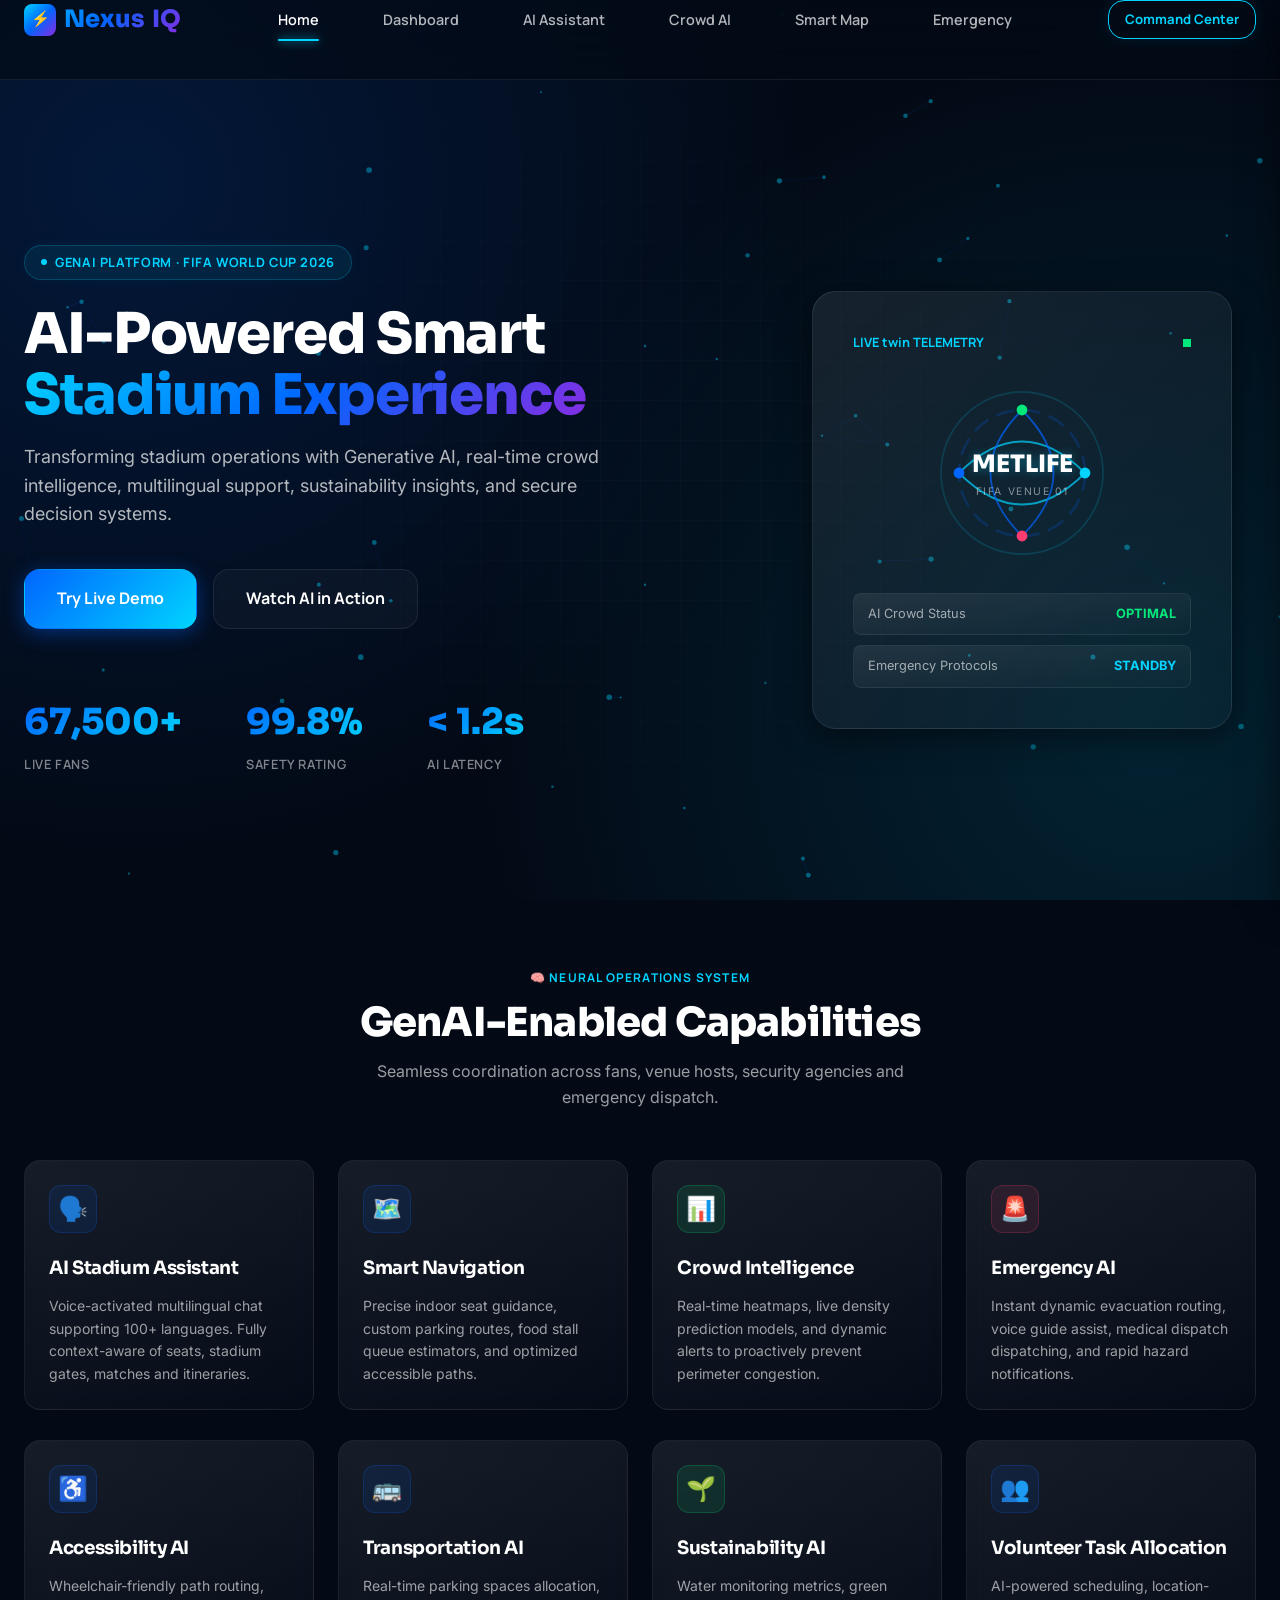
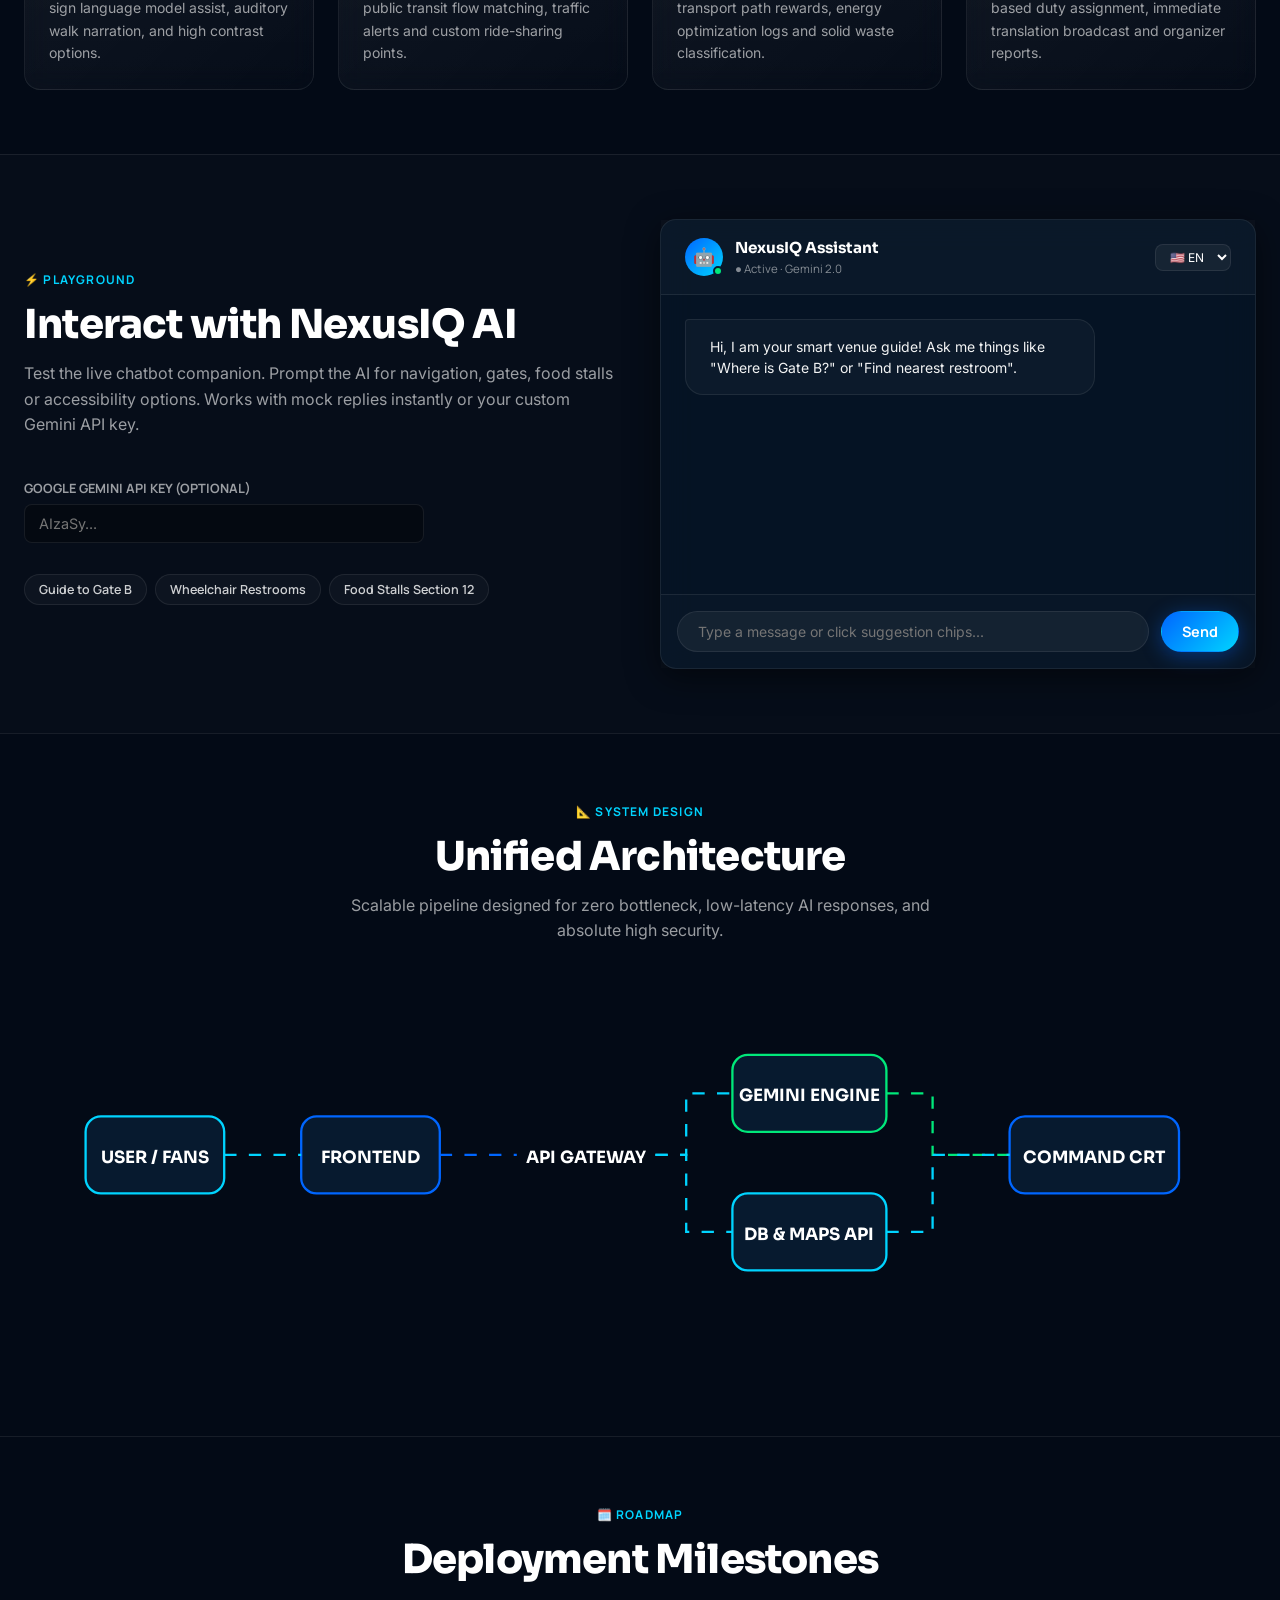
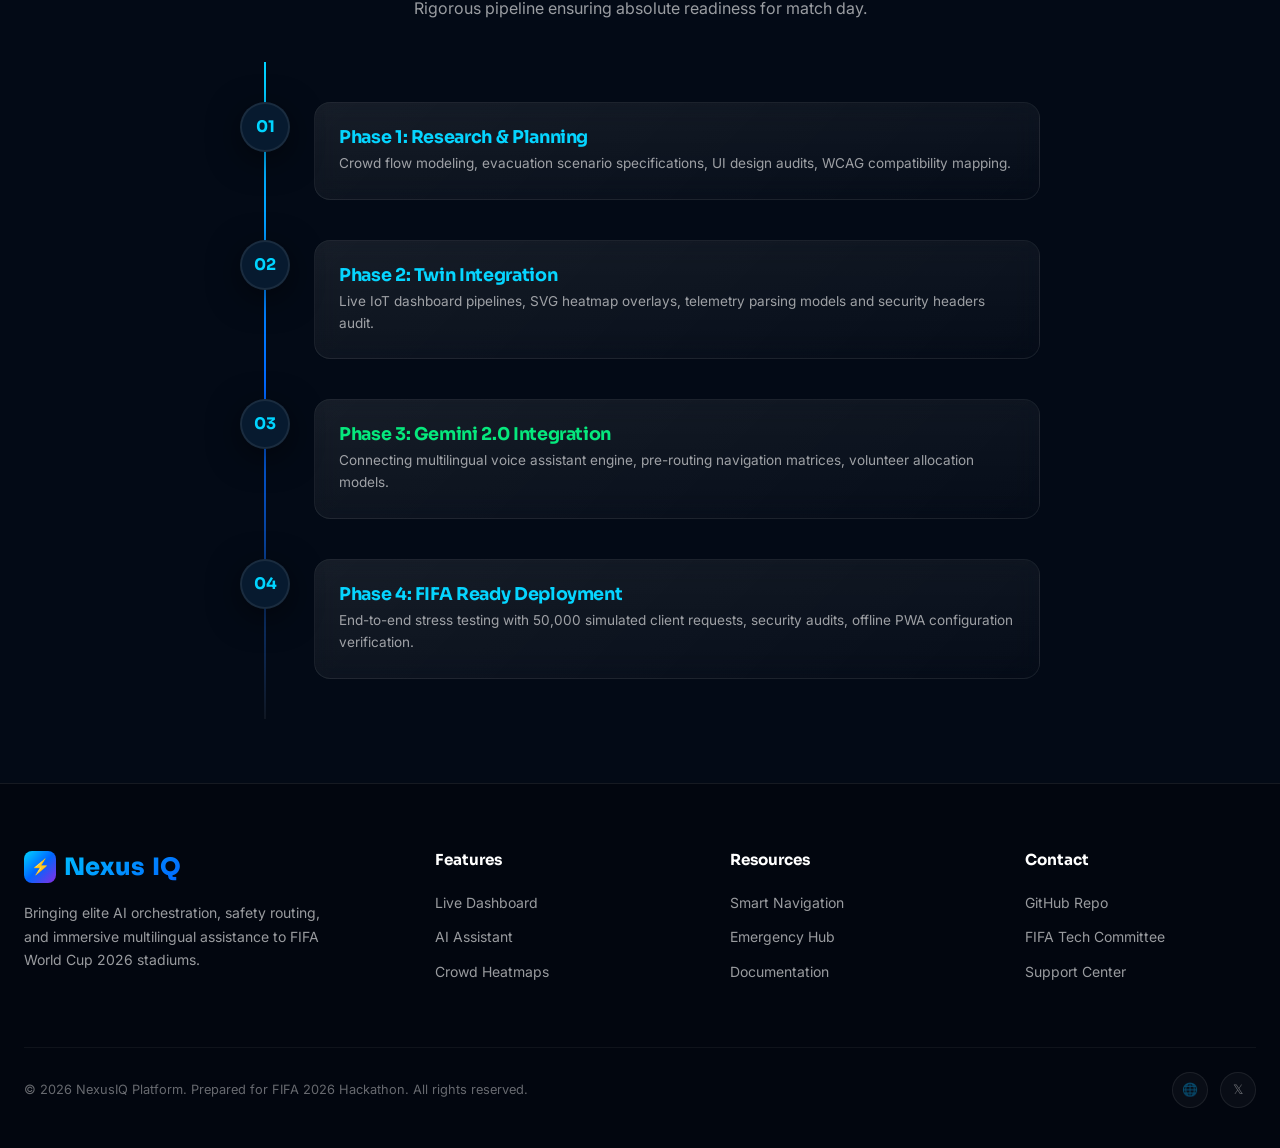
<file: index.html>
<!DOCTYPE html>
<html lang="en">
<head>
  <meta charset="UTF-8">
  <meta name="viewport" content="width=device-width, initial-scale=1.0">
  <title>NexusIQ Stadium AI — FIFA World Cup 2026 Smart Platform</title>
  <meta name="description" content="NexusIQ Stadium AI leverages Generative AI and crowd prediction models to enhance FIFA World Cup 2026 stadium operations, accessibility, safety and fan experience.">
  <link rel="stylesheet" href="style.css">
  <link rel="manifest" href="./manifest.json">
  <link rel="icon" href="data:image/svg+xml,<svg xmlns='http://www.w3.org/2000/svg' viewBox='0 0 100 100'><text y='.9em' font-size='90'>⚡</text></svg>">
</head>
<body>

  <!-- ==========================================
       NAVBAR
       ========================================== -->
  <nav class="navbar" id="navbar">
    <div class="container">
      <div class="nav-inner">
        <a href="index.html" class="nav-logo">
          <div class="logo-symbol"></div>
          Nexus<span>IQ</span>
        </a>
        <div class="nav-links">
          <a href="index.html" class="nav-link active">Home</a>
          <a href="dashboard.html" class="nav-link">Dashboard</a>
          <a href="ai-assistant.html" class="nav-link">AI Assistant</a>
          <a href="crowd-intelligence.html" class="nav-link">Crowd AI</a>
          <a href="navigation.html" class="nav-link">Smart Map</a>
          <a href="emergency.html" class="nav-link">Emergency</a>
        </div>
        <div class="nav-actions">
          <a href="dashboard.html" class="btn btn-glow btn-sm">Command Center</a>
          <button class="hamburger" id="hamburger" aria-label="Toggle menu">
            <span></span><span></span><span></span>
          </button>
        </div>
      </div>
    </div>
  </nav>

  <!-- Mobile Menu -->
  <div class="mobile-menu" id="mobileMenu">
    <button class="mobile-menu-close" id="mobileClose">✕</button>
    <a href="index.html" class="btn btn-secondary">Home</a>
    <a href="dashboard.html" class="btn btn-secondary">Dashboard</a>
    <a href="ai-assistant.html" class="btn btn-secondary">AI Assistant</a>
    <a href="crowd-intelligence.html" class="btn btn-secondary">Crowd AI</a>
    <a href="navigation.html" class="btn btn-secondary">Smart Map</a>
    <a href="emergency.html" class="btn btn-secondary">Emergency</a>
    <a href="dashboard.html" class="btn btn-primary">Command Center</a>
  </div>

  <!-- ==========================================
       HERO SECTION
       ========================================== -->
  <section class="hero" id="hero">
    <div class="hero-gradient-overlay"></div>
    <div class="hero-grid-pattern"></div>
    <canvas id="hero-canvas"></canvas>
    
    <div class="container">
      <div class="hero-row">
        <div class="hero-content reveal">
          <div class="hero-badge">
            <div class="pulse-dot"></div>
            GenAI Platform · FIFA World Cup 2026
          </div>
          <h1 class="hero-title">
            AI-Powered Smart <br>
            <span class="gradient-text">Stadium Experience</span>
          </h1>
          <p class="hero-subtitle">
            Transforming stadium operations with Generative AI, real-time crowd intelligence, multilingual support, sustainability insights, and secure decision systems.
          </p>
          <div class="hero-actions">
            <a href="ai-assistant.html" class="btn btn-primary btn-lg">Try Live Demo</a>
            <a href="#ai-demo" class="btn btn-secondary btn-lg">Watch AI in Action</a>
          </div>
          
          <div class="hero-stats">
            <div class="stat-item">
              <span class="stat-value">67,500+</span>
              <span class="stat-label">Live Fans</span>
            </div>
            <div class="stat-item">
              <span class="stat-value">99.8%</span>
              <span class="stat-label">Safety Rating</span>
            </div>
            <div class="stat-item">
              <span class="stat-value">&lt; 1.2s</span>
              <span class="stat-label">AI Latency</span>
            </div>
          </div>
        </div>
        
        <div class="hero-visual reveal" style="transition-delay: 0.2s;">
          <div class="hero-3d-card" id="heroCard3d">
            <div style="display: flex; justify-content: space-between; align-items: center; margin-bottom: 20px;">
              <span style="font-family: var(--font-ui); font-size: 0.8rem; color: var(--fifa-cyan); font-weight: 700;">LIVE twin TELEMETRY</span>
              <span class="pulse-dot" style="background: var(--emerald); width: 8px; height: 8px;"></span>
            </div>
            <!-- Beautiful animated abstract 3D Globe representation -->
            <div style="width: 100%; height: 200px; display: flex; align-items: center; justify-content: center; position: relative;">
              <svg width="180" height="180" viewBox="0 0 100 100" style="animation: rotate 20s linear infinite;">
                <circle cx="50" cy="50" r="45" fill="none" stroke="rgba(0, 212, 255, 0.15)" stroke-width="1"/>
                <circle cx="50" cy="50" r="35" fill="none" stroke="rgba(0, 102, 255, 0.2)" stroke-width="1.5" stroke-dasharray="10, 5"/>
                <path d="M 15 50 Q 50 15 85 50" fill="none" stroke="var(--fifa-cyan)" stroke-width="1" opacity="0.7"/>
                <path d="M 15 50 Q 50 85 85 50" fill="none" stroke="var(--fifa-cyan)" stroke-width="1" opacity="0.7"/>
                <path d="M 50 15 Q 15 50 50 85" fill="none" stroke="var(--primary)" stroke-width="1" opacity="0.7"/>
                <path d="M 50 15 Q 85 50 50 85" fill="none" stroke="var(--primary)" stroke-width="1" opacity="0.7"/>
                <circle cx="50" cy="15" r="3" fill="var(--emerald)"/>
                <circle cx="85" cy="50" r="3" fill="var(--fifa-cyan)"/>
                <circle cx="15" cy="50" r="3" fill="var(--primary)"/>
                <circle cx="50" cy="85" r="3" fill="var(--coral-red)"/>
              </svg>
              <div style="position: absolute; text-align: center;">
                <div style="font-family: var(--font-heading); font-size: 1.5rem; font-weight: 800; text-shadow: 0 0 10px rgba(0,212,255,0.4)">METLIFE</div>
                <div style="font-size: 0.65rem; color: rgba(255,255,255,0.5); letter-spacing: 0.15em;">FIFA VENUE 01</div>
              </div>
            </div>
            
            <div style="margin-top: 20px; display: flex; flex-direction: column; gap: 10px;">
              <div class="glass-card" style="padding: 10px 14px; display: flex; justify-content: space-between; border-radius: 8px;">
                <span style="font-size: 0.8rem; color: rgba(255,255,255,0.6)">AI Crowd Status</span>
                <span style="font-size: 0.8rem; font-weight: 700; color: var(--emerald)">OPTIMAL</span>
              </div>
              <div class="glass-card" style="padding: 10px 14px; display: flex; justify-content: space-between; border-radius: 8px;">
                <span style="font-size: 0.8rem; color: rgba(255,255,255,0.6)">Emergency Protocols</span>
                <span style="font-size: 0.8rem; font-weight: 700; color: var(--fifa-cyan)">STANDBY</span>
              </div>
            </div>
          </div>
        </div>
      </div>
    </div>
  </section>

  <!-- ==========================================
       FEATURES SECTION
       ========================================== -->
  <section class="section" id="features">
    <div class="container">
      <div class="text-center">
        <span class="section-label">🧠 NEURAL OPERATIONS SYSTEM</span>
        <h2 class="section-title">GenAI-Enabled Capabilities</h2>
        <p class="section-subtitle" style="margin: 0 auto 50px;">
          Seamless coordination across fans, venue hosts, security agencies and emergency dispatch.
        </p>
      </div>
      
      <div class="grid-4 reveal">
        <!-- Feature 1 -->
        <div class="glass-card feature-card">
          <div class="feature-icon-wrapper">🗣️</div>
          <h3 class="feature-card-title">AI Stadium Assistant</h3>
          <p class="feature-card-desc">Voice-activated multilingual chat supporting 100+ languages. Fully context-aware of seats, stadium gates, matches and itineraries.</p>
        </div>
        
        <!-- Feature 2 -->
        <div class="glass-card feature-card">
          <div class="feature-icon-wrapper">🗺️</div>
          <h3 class="feature-card-title">Smart Navigation</h3>
          <p class="feature-card-desc">Precise indoor seat guidance, custom parking routes, food stall queue estimators, and optimized accessible paths.</p>
        </div>
        
        <!-- Feature 3 -->
        <div class="glass-card feature-card emerald-card">
          <div class="feature-icon-wrapper">📊</div>
          <h3 class="feature-card-title">Crowd Intelligence</h3>
          <p class="feature-card-desc">Real-time heatmaps, live density prediction models, and dynamic alerts to proactively prevent perimeter congestion.</p>
        </div>
        
        <!-- Feature 4 -->
        <div class="glass-card feature-card coral-card">
          <div class="feature-icon-wrapper">🚨</div>
          <h3 class="feature-card-title">Emergency AI</h3>
          <p class="feature-card-desc">Instant dynamic evacuation routing, voice guide assist, medical dispatch dispatching, and rapid hazard notifications.</p>
        </div>
      </div>
      
      <div class="grid-4 reveal" style="margin-top: 30px;">
        <!-- Feature 5 -->
        <div class="glass-card feature-card">
          <div class="feature-icon-wrapper">♿</div>
          <h3 class="feature-card-title">Accessibility AI</h3>
          <p class="feature-card-desc">Wheelchair-friendly path routing, sign language model assist, auditory walk narration, and high contrast options.</p>
        </div>
        
        <!-- Feature 6 -->
        <div class="glass-card feature-card">
          <div class="feature-icon-wrapper">🚌</div>
          <h3 class="feature-card-title">Transportation AI</h3>
          <p class="feature-card-desc">Real-time parking spaces allocation, public transit flow matching, traffic alerts and custom ride-sharing points.</p>
        </div>
        
        <!-- Feature 7 -->
        <div class="glass-card feature-card emerald-card">
          <div class="feature-icon-wrapper">🌱</div>
          <h3 class="feature-card-title">Sustainability AI</h3>
          <p class="feature-card-desc">Water monitoring metrics, green transport path rewards, energy optimization logs and solid waste classification.</p>
        </div>
        
        <!-- Feature 8 -->
        <div class="glass-card feature-card">
          <div class="feature-icon-wrapper">👥</div>
          <h3 class="feature-card-title">Volunteer Task Allocation</h3>
          <p class="feature-card-desc">AI-powered scheduling, location-based duty assignment, immediate translation broadcast and organizer reports.</p>
        </div>
      </div>
    </div>
  </section>

  <!-- ==========================================
       INTERACTIVE AI DEMO
       ========================================== -->
  <section class="section" id="ai-demo" style="background: rgba(255,255,255,0.01); border-top: 1px solid var(--border-glass);">
    <div class="container">
      <div class="grid-2" style="align-items: center;">
        <div class="reveal">
          <span class="section-label">⚡ PLAYGROUND</span>
          <h2 class="section-title">Interact with NexusIQ AI</h2>
          <p class="section-subtitle">
            Test the live chatbot companion. Prompt the AI for navigation, gates, food stalls or accessibility options. Works with mock replies instantly or your custom Gemini API key.
          </p>
          
          <div style="margin-top: 30px; display: flex; flex-direction: column; gap: 15px;">
            <div class="form-group" style="max-width: 400px;">
              <label class="form-label" for="apiKeyInput">Google Gemini API Key (Optional)</label>
              <input type="password" id="apiKeyInput" class="form-input" placeholder="AIzaSy..." style="background: rgba(0,0,0,0.3);">
            </div>
            <div class="chips-container" id="suggestedChips">
              <button class="chip-btn" data-query="Guide me to Gate B.">Guide to Gate B</button>
              <button class="chip-btn" data-query="Find nearest accessible restroom.">Wheelchair Restrooms</button>
              <button class="chip-btn" data-query="What food stalls are near section 12?">Food Stalls Section 12</button>
            </div>
          </div>
        </div>
        
        <div class="reveal">
          <div class="glass-panel demo-chat-container">
            <div class="demo-chat-header">
              <div class="demo-chat-botinfo">
                <div class="bot-avatar">🤖</div>
                <div>
                  <div class="bot-title">NexusIQ Assistant</div>
                  <div class="bot-status" id="chatStatus">● Active · Gemini 2.0</div>
                </div>
              </div>
              <select id="langSelect" class="form-select" style="padding: 4px 10px; font-size: 0.75rem; border-radius: var(--radius-sm);">
                <option value="en">🇺🇸 EN</option>
                <option value="ar">🇸🇦 AR</option>
                <option value="es">🇪🇸 ES</option>
                <option value="fr">🇫🇷 FR</option>
                <option value="pt">🇵🇹 PT</option>
                <option value="hi">🇮🇳 HI</option>
              </select>
            </div>
            
            <div class="demo-chat-messages" id="demoChatMessages">
              <div class="chat-bubble bot">
                Hi, I am your smart venue guide! Ask me things like "Where is Gate B?" or "Find nearest restroom".
              </div>
            </div>
            
            <div class="demo-chat-input-area">
              <input type="text" id="demoChatInput" class="demo-chat-input" placeholder="Type a message or click suggestion chips...">
              <button class="btn btn-primary" id="demoChatSend" style="padding: 10px 20px; border-radius: var(--radius-full);">Send</button>
            </div>
          </div>
        </div>
      </div>
    </div>
  </section>

  <!-- ==========================================
       SYSTEM ARCHITECTURE SECTION
       ========================================== -->
  <section class="section" id="architecture" style="border-top: 1px solid var(--border-glass);">
    <div class="container">
      <div class="text-center">
        <span class="section-label">📐 SYSTEM DESIGN</span>
        <h2 class="section-title">Unified Architecture</h2>
        <p class="section-subtitle" style="margin: 0 auto 40px;">
          Scalable pipeline designed for zero bottleneck, low-latency AI responses, and absolute high security.
        </p>
      </div>
      
      <div class="arch-diagram-wrapper reveal">
        <!-- Gorgeous animated SVG diagram -->
        <svg viewBox="0 0 800 200" width="100%" height="auto">
          <!-- Definitions for glowing filters and gradients -->
          <defs>
            <linearGradient id="cyan-blue" x1="0%" y1="0%" x2="100%" y2="100%">
              <stop offset="0%" stop-color="#00D4FF" />
              <stop offset="100%" stop-color="#0066FF" />
            </linearGradient>
            <filter id="glow-effect" x="-20%" y="-20%" width="140%" height="140%">
              <drop-shadow dx="0" dy="0" stdDeviation="5" flood-color="#00D4FF" flood-opacity="0.5"/>
            </filter>
          </defs>
          
          <!-- Nodes -->
          <!-- User / Clients -->
          <g class="arch-node" transform="translate(40, 60)">
            <rect width="90" height="50" rx="10" fill="var(--bg-deep)" stroke="var(--fifa-cyan)" stroke-width="1.5"/>
            <text x="45" y="30" fill="#FFF" font-family="var(--font-heading)" font-size="11" font-weight="700" text-anchor="middle">USER / FANS</text>
          </g>
          
          <!-- Next.js Frontend -->
          <g class="arch-node" transform="translate(180, 60)">
            <rect width="90" height="50" rx="10" fill="var(--bg-deep)" stroke="var(--primary)" stroke-width="1.5"/>
            <text x="45" y="30" fill="#FFF" font-family="var(--font-heading)" font-size="11" font-weight="700" text-anchor="middle">FRONTEND</text>
          </g>
          
          <!-- Gateway & Security -->
          <g class="arch-node" transform="translate(320, 60)">
            <rect width="90" height="50" rx="10" fill="var(--bg-deep)" stroke="var(--fifa-cyan)" stroke-width="1.5" filter="url(#glow-effect)"/>
            <text x="45" y="30" fill="#FFF" font-family="var(--font-heading)" font-size="11" font-weight="700" text-anchor="middle">API GATEWAY</text>
          </g>
          
          <!-- AI Engine / Gemini -->
          <g class="arch-node" transform="translate(460, 20)">
            <rect width="100" height="50" rx="10" fill="var(--bg-deep)" stroke="var(--emerald)" stroke-width="1.5"/>
            <text x="50" y="30" fill="#FFF" font-family="var(--font-heading)" font-size="11" font-weight="700" text-anchor="middle">GEMINI ENGINE</text>
          </g>
          
          <!-- Database layers -->
          <g class="arch-node" transform="translate(460, 110)">
            <rect width="100" height="50" rx="10" fill="var(--bg-deep)" stroke="var(--fifa-cyan)" stroke-width="1.5"/>
            <text x="50" y="30" fill="#FFF" font-family="var(--font-heading)" font-size="11" font-weight="700" text-anchor="middle">DB & MAPS API</text>
          </g>
          
          <!-- Operations Dashboard -->
          <g class="arch-node" transform="translate(640, 60)">
            <rect width="110" height="50" rx="10" fill="var(--bg-deep)" stroke="var(--primary)" stroke-width="1.5"/>
            <text x="55" y="30" fill="#FFF" font-family="var(--font-heading)" font-size="11" font-weight="700" text-anchor="middle">COMMAND CRT</text>
          </g>
          
          <!-- Flowing connect lines -->
          <line x1="130" y1="85" x2="180" y2="85" stroke="var(--fifa-cyan)" stroke-width="1.5" class="arch-flow-line"/>
          <line x1="270" y1="85" x2="320" y2="85" stroke="var(--primary)" stroke-width="1.5" class="arch-flow-line"/>
          
          <path d="M 410 85 L 430 85 L 430 45 L 460 45" fill="none" stroke="var(--fifa-cyan)" stroke-width="1.5" class="arch-flow-line"/>
          <path d="M 410 85 L 430 85 L 430 135 L 460 135" fill="none" stroke="var(--fifa-cyan)" stroke-width="1.5" class="arch-flow-line"/>
          
          <path d="M 560 45 L 590 45 L 590 85 L 640 85" fill="none" stroke="var(--emerald)" stroke-width="1.5" class="arch-flow-line"/>
          <path d="M 560 135 L 590 135 L 590 85 L 640 85" fill="none" stroke="var(--fifa-cyan)" stroke-width="1.5" class="arch-flow-line"/>
        </svg>
      </div>
    </div>
  </section>

  <!-- ==========================================
       TIMELINE / ROADMAP SECTION
       ========================================== -->
  <section class="section" id="roadmap" style="border-top: 1px solid var(--border-glass);">
    <div class="container">
      <div class="text-center">
        <span class="section-label">🗓️ ROADMAP</span>
        <h2 class="section-title">Deployment Milestones</h2>
        <p class="section-subtitle" style="margin: 0 auto 40px;">
          Rigorous pipeline ensuring absolute readiness for match day.
        </p>
      </div>
      
      <div class="roadmap-container reveal" style="max-width: 800px; margin: 0 auto;">
        <div class="roadmap-line"></div>
        
        <!-- Step 1 -->
        <div class="roadmap-step">
          <div class="roadmap-dot">01</div>
          <div class="roadmap-content glass-card">
            <h4 style="color: var(--fifa-cyan); font-size: 1.1rem; margin-bottom: 5px;">Phase 1: Research & Planning</h4>
            <p style="font-size: 0.85rem; color: rgba(255,255,255,0.6)">Crowd flow modeling, evacuation scenario specifications, UI design audits, WCAG compatibility mapping.</p>
          </div>
        </div>
        
        <!-- Step 2 -->
        <div class="roadmap-step">
          <div class="roadmap-dot">02</div>
          <div class="roadmap-content glass-card">
            <h4 style="color: var(--fifa-cyan); font-size: 1.1rem; margin-bottom: 5px;">Phase 2: Twin Integration</h4>
            <p style="font-size: 0.85rem; color: rgba(255,255,255,0.6)">Live IoT dashboard pipelines, SVG heatmap overlays, telemetry parsing models and security headers audit.</p>
          </div>
        </div>
        
        <!-- Step 3 -->
        <div class="roadmap-step">
          <div class="roadmap-dot">03</div>
          <div class="roadmap-content glass-card">
            <h4 style="color: var(--emerald); font-size: 1.1rem; margin-bottom: 5px;">Phase 3: Gemini 2.0 Integration</h4>
            <p style="font-size: 0.85rem; color: rgba(255,255,255,0.6)">Connecting multilingual voice assistant engine, pre-routing navigation matrices, volunteer allocation models.</p>
          </div>
        </div>
        
        <!-- Step 4 -->
        <div class="roadmap-step">
          <div class="roadmap-dot">04</div>
          <div class="roadmap-content glass-card">
            <h4 style="color: var(--fifa-cyan); font-size: 1.1rem; margin-bottom: 5px;">Phase 4: FIFA Ready Deployment</h4>
            <p style="font-size: 0.85rem; color: rgba(255,255,255,0.6)">End-to-end stress testing with 50,000 simulated client requests, security audits, offline PWA configuration verification.</p>
          </div>
        </div>
      </div>
    </div>
  </section>

  <!-- ==========================================
       FOOTER
       ========================================== -->
  <footer class="footer">
    <div class="container">
      <div class="footer-grid">
        <div>
          <div class="nav-logo" style="margin-bottom: 15px;">
            <div class="logo-symbol"></div>
            Nexus<span>IQ</span>
          </div>
          <p class="footer-desc">
            Bringing elite AI orchestration, safety routing, and immersive multilingual assistance to FIFA World Cup 2026 stadiums.
          </p>
        </div>
        <div class="footer-links-col">
          <div class="footer-links-title">Features</div>
          <a href="dashboard.html" class="footer-link">Live Dashboard</a>
          <a href="ai-assistant.html" class="footer-link">AI Assistant</a>
          <a href="crowd-intelligence.html" class="footer-link">Crowd Heatmaps</a>
        </div>
        <div class="footer-links-col">
          <div class="footer-links-title">Resources</div>
          <a href="navigation.html" class="footer-link">Smart Navigation</a>
          <a href="emergency.html" class="footer-link">Emergency Hub</a>
          <a href="#" class="footer-link">Documentation</a>
        </div>
        <div class="footer-links-col">
          <div class="footer-links-title">Contact</div>
          <a href="#" class="footer-link">GitHub Repo</a>
          <a href="#" class="footer-link">FIFA Tech Committee</a>
          <a href="#" class="footer-link">Support Center</a>
        </div>
      </div>
      
      <div class="footer-bottom">
        <span>© 2026 NexusIQ Platform. Prepared for FIFA 2026 Hackathon. All rights reserved.</span>
        <div class="social-links">
          <a href="#" class="social-btn" aria-label="Github">🌐</a>
          <a href="#" class="social-btn" aria-label="Twitter">𝕏</a>
        </div>
      </div>
    </div>
  </footer>

  <!-- Core Scripts -->
  <script src="app.js"></script>
  <script>
    // ==========================================
    // HERO NEURAL BACKGROUND CANVAS ANIMATION
    // ==========================================
    const canvas = document.getElementById('hero-canvas');
    if (canvas) {
      const ctx = canvas.getContext('2d');
      let particles = [];
      const particleCount = 60;
      
      function resizeCanvas() {
        canvas.width = canvas.offsetWidth;
        canvas.height = canvas.offsetHeight;
      }
      resizeCanvas();
      window.addEventListener('resize', resizeCanvas);
      
      class Particle {
        constructor() {
          this.x = Math.random() * canvas.width;
          this.y = Math.random() * canvas.height;
          this.vx = (Math.random() - 0.5) * 0.6;
          this.vy = (Math.random() - 0.5) * 0.6;
          this.radius = Math.random() * 2 + 1;
        }
        update() {
          this.x += this.vx;
          this.y += this.vy;
          if (this.x < 0 || this.x > canvas.width) this.vx *= -1;
          if (this.y < 0 || this.y > canvas.height) this.vy *= -1;
        }
        draw() {
          ctx.beginPath();
          ctx.arc(this.x, this.y, this.radius, 0, Math.PI * 2);
          ctx.fillStyle = 'rgba(0, 212, 255, 0.4)';
          ctx.fill();
        }
      }
      
      for (let i = 0; i < particleCount; i++) {
        particles.push(new Particle());
      }
      
      function animate() {
        ctx.clearRect(0, 0, canvas.width, canvas.height);
        
        // Draw connections
        for (let i = 0; i < particles.length; i++) {
          particles[i].update();
          particles[i].draw();
          
          for (let j = i + 1; j < particles.length; j++) {
            const dx = particles[i].x - particles[j].x;
            const dy = particles[i].y - particles[j].y;
            const dist = Math.sqrt(dx * dx + dy * dy);
            
            if (dist < 100) {
              ctx.beginPath();
              ctx.moveTo(particles[i].x, particles[i].y);
              ctx.lineTo(particles[j].x, particles[j].y);
              ctx.strokeStyle = `rgba(0, 102, 255, ${0.15 * (1 - dist/100)})`;
              ctx.lineWidth = 1;
              ctx.stroke();
            }
          }
        }
        requestAnimationFrame(animate);
      }
      animate();
    }

    // ==========================================
    // MOUSE TRACKING 3D TILT EFFECT
    // ==========================================
    const heroCard = document.getElementById('heroCard3d');
    if (heroCard) {
      document.addEventListener('mousemove', (e) => {
        const xAxis = (window.innerWidth / 2 - e.pageX) / 25;
        const yAxis = (window.innerHeight / 2 - e.pageY) / 25;
        heroCard.style.transform = `rotateY(${xAxis}deg) rotateX(${yAxis}deg)`;
      });
      
      document.addEventListener('mouseenter', () => {
        heroCard.style.transition = 'none';
      });
      
      document.addEventListener('mouseleave', () => {
        heroCard.style.transition = 'all 0.5s ease';
        heroCard.style.transform = `rotateY(0deg) rotateX(0deg)`;
      });
    }

    // ==========================================
    // INTERACTIVE PLAYGROUND LOGIC
    // ==========================================
    const apiKeyInput = document.getElementById('apiKeyInput');
    const langSelect = document.getElementById('langSelect');
    const demoChatMessages = document.getElementById('demoChatMessages');
    const demoChatInput = document.getElementById('demoChatInput');
    const demoChatSend = document.getElementById('demoChatSend');
    const suggestedChips = document.getElementById('suggestedChips');

    // Update state key on input change
    if (apiKeyInput) {
      apiKeyInput.value = AppState.geminiApiKey;
      apiKeyInput.addEventListener('input', (e) => {
        updateApiKey(e.target.value.trim());
      });
    }

    if (langSelect) {
      langSelect.addEventListener('change', (e) => {
        AppState.selectedLanguage = e.target.value;
      });
    }

    async function handleDemoSend(text) {
      const prompt = text || demoChatInput.value.trim();
      if (!prompt) return;
      
      // Append user message
      appendMessage(prompt, 'user');
      demoChatInput.value = '';
      
      // Add loading thinking indicator
      const loader = appendMessage('AI is analyzing coordinates & logs...', 'bot');
      
      const response = await queryStadiumAI(prompt);
      
      // Remove loading indicator & append response
      loader.remove();
      appendMessage(response, 'bot');
    }

    function appendMessage(text, sender) {
      const bubble = document.createElement('div');
      bubble.className = `chat-bubble ${sender}`;
      bubble.innerHTML = text.replace(/\n/g, '<br>');
      demoChatMessages.appendChild(bubble);
      demoChatMessages.scrollTop = demoChatMessages.scrollHeight;
      return bubble;
    }

    if (demoChatSend) {
      demoChatSend.addEventListener('click', () => handleDemoSend());
    }

    if (demoChatInput) {
      demoChatInput.addEventListener('keypress', (e) => {
        if (e.key === 'Enter') handleDemoSend();
      });
    }

    if (suggestedChips) {
      suggestedChips.addEventListener('click', (e) => {
        const btn = e.target.closest('.chip-btn');
        if (btn) {
          const query = btn.getAttribute('data-query');
          handleDemoSend(query);
        }
      });
    }

    // Register PWA service worker
    if ('serviceWorker' in navigator) {
      window.addEventListener('load', () => {
        navigator.serviceWorker.register('./sw.js').then(reg => {
          console.log('NexusIQ PWA SW Registered', reg);
        }).catch(err => {
          console.warn('NexusIQ PWA SW registration failed', err);
        });
      });
    }
  </script>
</body>
</html>
</file>
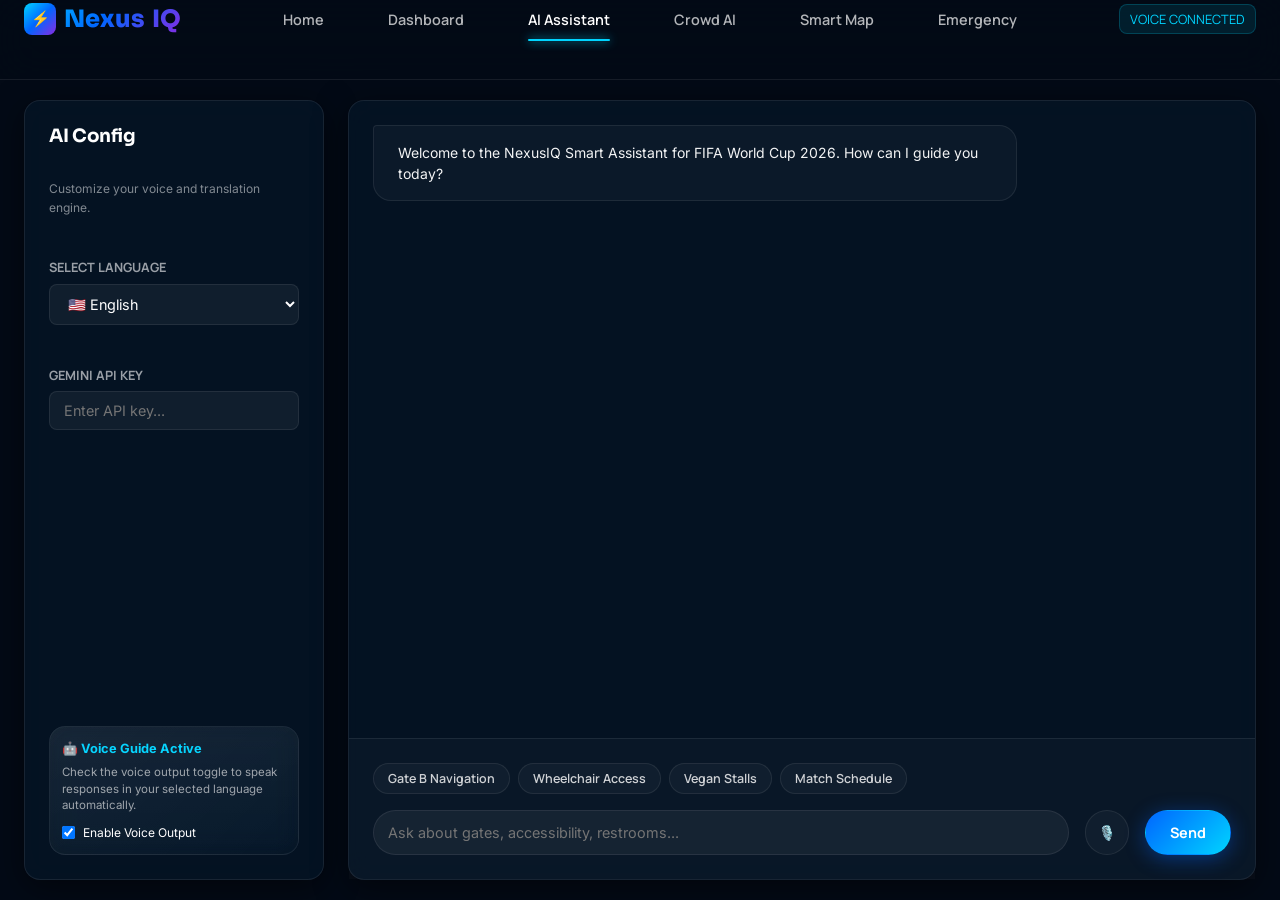
<file: ai-assistant.html>
<!DOCTYPE html>
<html lang="en">
<head>
  <meta charset="UTF-8">
  <meta name="viewport" content="width=device-width, initial-scale=1.0">
  <title>NexusIQ — Multi-lingual Stadium Assistant</title>
  <link rel="stylesheet" href="style.css">
  <link rel="icon" href="data:image/svg+xml,<svg xmlns='http://www.w3.org/2000/svg' viewBox='0 0 100 100'><text y='.9em' font-size='90'>🤖</text></svg>">
</head>
<body style="overflow-y: hidden;">

  <!-- ==========================================
       NAVBAR
       ========================================== -->
  <nav class="navbar" id="navbar">
    <div class="container">
      <div class="nav-inner">
        <a href="index.html" class="nav-logo">
          <div class="logo-symbol"></div>
          Nexus<span>IQ</span>
        </a>
        <div class="nav-links">
          <a href="index.html" class="nav-link">Home</a>
          <a href="dashboard.html" class="nav-link">Dashboard</a>
          <a href="ai-assistant.html" class="nav-link active">AI Assistant</a>
          <a href="crowd-intelligence.html" class="nav-link">Crowd AI</a>
          <a href="navigation.html" class="nav-link">Smart Map</a>
          <a href="emergency.html" class="nav-link">Emergency</a>
        </div>
        <div class="nav-actions">
          <span style="font-family: var(--font-ui); font-size: 0.8rem; background: rgba(0, 212, 255, 0.1); color: var(--fifa-cyan); padding: 4px 10px; border-radius: var(--radius-sm); border: 1px solid rgba(0, 212, 255, 0.2);">VOICE CONNECTED</span>
        </div>
      </div>
    </div>
  </nav>

  <!-- ==========================================
       CHAT WINDOW WRAPPER
       ========================================== -->
  <div class="container">
    <div class="assistant-container">
      
      <!-- Side config bar -->
      <aside class="glass-panel assistant-sidebar">
        <h3 style="font-family: var(--font-heading); font-size: 1.15rem; margin-bottom: var(--space-xs);">AI Config</h3>
        <p style="font-size: 0.75rem; color: rgba(255,255,255,0.5); margin-bottom: var(--space-md);">Customize your voice and translation engine.</p>
        
        <div class="form-group">
          <label class="form-label" for="assistantLangSelect">Select Language</label>
          <select id="assistantLangSelect" class="form-select">
            <option value="en">🇺🇸 English</option>
            <option value="ar">🇸🇦 العربية (Arabic)</option>
            <option value="es">🇪🇸 Español</option>
            <option value="fr">🇫🇷 Français</option>
            <option value="pt">🇵🇹 Português</option>
            <option value="hi">🇮🇳 हिन्दी</option>
          </select>
        </div>

        <div class="form-group">
          <label class="form-label" for="assistantKey">Gemini API Key</label>
          <input type="password" id="assistantKey" class="form-input" placeholder="Enter API key...">
        </div>
        
        <div class="glass-card" style="margin-top: auto; padding: 12px; border-radius: var(--radius-md);">
          <div style="font-weight: 700; font-size: 0.8rem; color: var(--fifa-cyan); margin-bottom: 5px;">🤖 Voice Guide Active</div>
          <p style="font-size: 0.72rem; color: rgba(255,255,255,0.6); line-height: 1.4;">
            Check the voice output toggle to speak responses in your selected language automatically.
          </p>
          <label style="display: flex; align-items: center; gap: 8px; margin-top: 10px; cursor: pointer; font-size: 0.75rem;">
            <input type="checkbox" id="voiceToggle" checked> Enable Voice Output
          </label>
        </div>
      </aside>
      
      <!-- Main Chat Panels -->
      <main class="glass-panel assistant-main">
        <div class="assistant-messages" id="chatArea">
          <!-- Bot Msg -->
          <div class="chat-bubble bot">
            Welcome to the NexusIQ Smart Assistant for FIFA World Cup 2026. How can I guide you today?
          </div>
        </div>
        
        <div class="assistant-input-panel">
          <!-- Shortcuts chips -->
          <div class="chips-container" id="assistantChips">
            <button class="chip-btn" data-prompt="Guide me to Gate B.">Gate B Navigation</button>
            <button class="chip-btn" data-prompt="Find wheelchair accessible route to restrooms.">Wheelchair Access</button>
            <button class="chip-btn" data-prompt="Show nearest vegan food stalls.">Vegan Stalls</button>
            <button class="chip-btn" data-prompt="What is the match schedule?">Match Schedule</button>
          </div>
          
          <div class="assistant-input-row">
            <input type="text" id="chatInput" class="form-input" style="flex: 1; border-radius: var(--radius-full);" placeholder="Ask about gates, accessibility, restrooms...">
            <button class="btn btn-secondary" id="voiceBtn" title="Speak to assistant" style="border-radius: var(--radius-full); padding: 12px;">🎙️</button>
            <button class="btn btn-primary" id="sendBtn" style="border-radius: var(--radius-full); padding: 12px 24px;">Send</button>
          </div>
        </div>
      </main>
      
    </div>
  </div>

  <script src="app.js"></script>
  <script>
    const chatArea = document.getElementById('chatArea');
    const chatInput = document.getElementById('chatInput');
    const sendBtn = document.getElementById('sendBtn');
    const voiceBtn = document.getElementById('voiceBtn');
    const voiceToggle = document.getElementById('voiceToggle');
    const assistantChips = document.getElementById('assistantChips');
    const assistantKey = document.getElementById('assistantKey');
    const assistantLangSelect = document.getElementById('assistantLangSelect');

    // Populate key & lang
    if (assistantKey) {
      assistantKey.value = AppState.geminiApiKey;
      assistantKey.addEventListener('input', (e) => {
        updateApiKey(e.target.value.trim());
      });
    }

    if (assistantLangSelect) {
      assistantLangSelect.value = AppState.selectedLanguage;
      assistantLangSelect.addEventListener('change', (e) => {
        AppState.selectedLanguage = e.target.value;
      });
    }

    async function handleSend(text) {
      const msg = text || chatInput.value.trim();
      if (!msg) return;

      appendBubble(msg, 'user');
      chatInput.value = '';

      const thinking = appendBubble('Generating smart route details...', 'bot');
      const response = await queryStadiumAI(msg);
      thinking.remove();

      appendBubble(response, 'bot');

      // Voice output
      if (voiceToggle && voiceToggle.checked) {
        speakText(response);
      }
    }

    function appendBubble(text, sender) {
      const bubble = document.createElement('div');
      bubble.className = `chat-bubble ${sender}`;
      bubble.innerHTML = text.replace(/\n/g, '<br>');
      chatArea.appendChild(bubble);
      chatArea.scrollTop = chatArea.scrollHeight;
      return bubble;
    }

    // Input listeners
    if (sendBtn) sendBtn.addEventListener('click', () => handleSend());
    if (chatInput) {
      chatInput.addEventListener('keypress', (e) => {
        if (e.key === 'Enter') handleSend();
      });
    }

    if (assistantChips) {
      assistantChips.addEventListener('click', (e) => {
        const btn = e.target.closest('.chip-btn');
        if (btn) {
          handleSend(btn.getAttribute('data-prompt'));
        }
      });
    }

    // Voice Input Recognition
    let recognitionInstance = null;
    if (voiceBtn) {
      voiceBtn.addEventListener('click', () => {
        if (AppState.isRecording) {
          if (recognitionInstance) {
            recognitionInstance.stop();
          }
          voiceBtn.innerText = '🎙️';
          AppState.isRecording = false;
        } else {
          voiceBtn.innerText = '🛑 Recording...';
          AppState.isRecording = true;
          
          recognitionInstance = startVoiceRecognition(
            (text) => {
              chatInput.value = text;
              voiceBtn.innerText = '🎙️';
              AppState.isRecording = false;
              handleSend(text);
            },
            (err) => {
              console.error(err);
              voiceBtn.innerText = '🎙️';
              AppState.isRecording = false;
              alert(`Voice input failed: ${err}`);
            }
          );
        }
      });
    }
  </script>
</body>
</html>
</file>
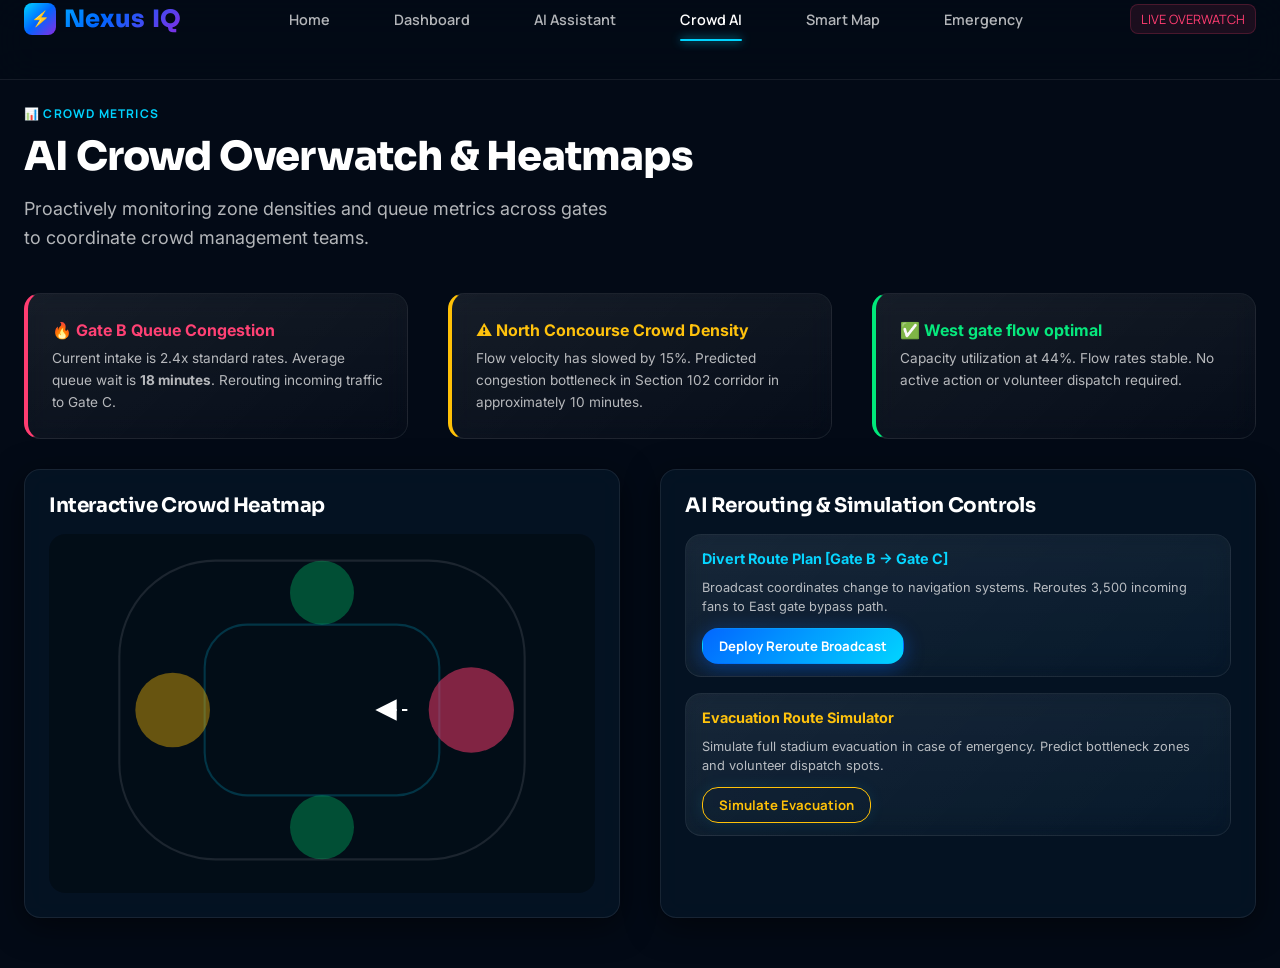
<file: crowd-intelligence.html>
<!DOCTYPE html>
<html lang="en">
<head>
  <meta charset="UTF-8">
  <meta name="viewport" content="width=device-width, initial-scale=1.0">
  <title>NexusIQ — Live Crowd Intelligence & Heatmaps</title>
  <link rel="stylesheet" href="style.css">
  <link rel="icon" href="data:image/svg+xml,<svg xmlns='http://www.w3.org/2000/svg' viewBox='0 0 100 100'><text y='.9em' font-size='90'>👥</text></svg>">
</head>
<body>

  <!-- ==========================================
       NAVBAR
       ========================================== -->
  <nav class="navbar" id="navbar">
    <div class="container">
      <div class="nav-inner">
        <a href="index.html" class="nav-logo">
          <div class="logo-symbol"></div>
          Nexus<span>IQ</span>
        </a>
        <div class="nav-links">
          <a href="index.html" class="nav-link">Home</a>
          <a href="dashboard.html" class="nav-link">Dashboard</a>
          <a href="ai-assistant.html" class="nav-link">AI Assistant</a>
          <a href="crowd-intelligence.html" class="nav-link active">Crowd AI</a>
          <a href="navigation.html" class="nav-link">Smart Map</a>
          <a href="emergency.html" class="nav-link">Emergency</a>
        </div>
        <div class="nav-actions">
          <span style="font-family: var(--font-ui); font-size: 0.8rem; background: rgba(255, 61, 113, 0.1); color: var(--coral-red); padding: 4px 10px; border-radius: var(--radius-sm); border: 1px solid rgba(255, 61, 113, 0.2);">LIVE OVERWATCH</span>
        </div>
      </div>
    </div>
  </nav>

  <!-- ==========================================
       MAIN CONTAINER
       ========================================== -->
  <main class="container" style="margin-top: 100px; padding-bottom: 50px;">
    
    <header class="reveal" style="margin-bottom: var(--space-xl);">
      <span class="section-label">📊 CROWD METRICS</span>
      <h1 class="hero-title" style="font-size: 2.5rem;">AI Crowd Overwatch & Heatmaps</h1>
      <p class="hero-subtitle">Proactively monitoring zone densities and queue metrics across gates to coordinate crowd management teams.</p>
    </header>

    <!-- Top Alert Grid -->
    <section class="grid-3 reveal">
      <div class="glass-card" style="border-left: 4px solid var(--coral-red);">
        <div style="font-weight: 700; color: var(--coral-red); margin-bottom: 5px;">🔥 Gate B Queue Congestion</div>
        <p style="font-size: 0.85rem; color: rgba(255,255,255,0.7);">
          Current intake is 2.4x standard rates. Average queue wait is <strong>18 minutes</strong>. Rerouting incoming traffic to Gate C.
        </p>
      </div>
      <div class="glass-card" style="border-left: 4px solid var(--gold);">
        <div style="font-weight: 700; color: var(--gold); margin-bottom: 5px;">⚠️ North Concourse Crowd Density</div>
        <p style="font-size: 0.85rem; color: rgba(255,255,255,0.7);">
          Flow velocity has slowed by 15%. Predicted congestion bottleneck in Section 102 corridor in approximately 10 minutes.
        </p>
      </div>
      <div class="glass-card" style="border-left: 4px solid var(--emerald);">
        <div style="font-weight: 700; color: var(--emerald); margin-bottom: 5px;">✅ West gate flow optimal</div>
        <p style="font-size: 0.85rem; color: rgba(255,255,255,0.7);">
          Capacity utilization at 44%. Flow rates stable. No active action or volunteer dispatch required.
        </p>
      </div>
    </section>

    <!-- Heatmap & Route Suggestions -->
    <section class="grid-2 reveal" style="margin-top: 30px;">
      
      <!-- Interactive Map Panel -->
      <div class="glass-panel" style="padding: var(--space-lg);">
        <h3 style="font-family: var(--font-heading); font-size: 1.25rem; margin-bottom: var(--space-md);">Interactive Crowd Heatmap</h3>
        
        <div style="background: rgba(0,0,0,0.3); border-radius: var(--radius-md); padding: var(--space-md); text-align: center;">
          <!-- Custom Map Display -->
          <svg viewBox="0 0 400 300" style="width: 100%; height: auto; max-height: 320px;">
            <!-- Outer Concourse Ring -->
            <rect x="10" y="10" width="380" height="280" rx="90" fill="none" stroke="rgba(255,255,255,0.1)" stroke-width="2"/>
            <!-- Inner Arena Ring -->
            <rect x="90" y="70" width="220" height="160" rx="40" fill="none" stroke="rgba(0, 212, 255, 0.2)" stroke-width="2"/>
            
            <defs>
              <marker id="arrow" markerWidth="10" markerHeight="10" refX="10" refY="5" orient="auto" markerUnits="strokeWidth">
                <path d="M 0 0 L 10 5 L 0 10 Z" fill="#FFF" />
              </marker>
            </defs>
            <!-- Heatmap Overlays (Vibrant semi-transparent gradients) -->
            <!-- North (Optimal Green) -->
            <circle cx="200" cy="40" r="30" fill="var(--emerald)" opacity="0.3"/>
            <!-- East (Heavy Red) -->
            <circle cx="340" cy="150" r="40" fill="var(--coral-red)" opacity="0.5"/>
            <!-- South (Optimal Green) -->
            <circle cx="200" cy="260" r="30" fill="var(--emerald)" opacity="0.3"/>
            <!-- West (Moderate Gold) -->
            <circle cx="60" cy="150" r="35" fill="var(--gold)" opacity="0.4"/>
            
            <!-- Evacuation Arrows -->
            <path d="M 280 150 L 250 150" stroke="#FFF" stroke-width="2" fill="none" marker-end="url(#arrow)" stroke-dasharray="5, 5" style="animation: strokeFlow 4s linear infinite;"/>
          </svg>
        </div>
      </div>
      
      <!-- Prediction & Routing Controller -->
      <div class="glass-panel" style="padding: var(--space-lg); display: flex; flex-direction: column; gap: var(--space-md);">
        <h3 style="font-family: var(--font-heading); font-size: 1.25rem;">AI Rerouting & Simulation Controls</h3>
        
        <div style="display: flex; flex-direction: column; gap: var(--space-md);">
          <div class="glass-card" style="padding: 12px 16px;">
            <div style="font-weight: 700; color: var(--fifa-cyan); font-size: 0.9rem; margin-bottom: 8px;">Divert Route Plan [Gate B -> Gate C]</div>
            <p style="font-size: 0.8rem; color: rgba(255,255,255,0.7); line-height: 1.5; margin-bottom: 12px;">
              Broadcast coordinates change to navigation systems. Reroutes 3,500 incoming fans to East gate bypass path.
            </p>
            <button class="btn btn-primary btn-sm" id="btnBroadcast">Deploy Reroute Broadcast</button>
          </div>
          
          <div class="glass-card" style="padding: 12px 16px;">
            <div style="font-weight: 700; color: var(--gold); font-size: 0.9rem; margin-bottom: 8px;">Evacuation Route Simulator</div>
            <p style="font-size: 0.8rem; color: rgba(255,255,255,0.7); line-height: 1.5; margin-bottom: 12px;">
              Simulate full stadium evacuation in case of emergency. Predict bottleneck zones and volunteer dispatch spots.
            </p>
            <button class="btn btn-glow btn-sm" id="btnSimulateEvac" style="border-color: var(--gold); color: var(--gold);">Simulate Evacuation</button>
          </div>
        </div>
      </div>
    </section>

  </main>

  <script src="app.js"></script>
  <script>
    const btnBroadcast = document.getElementById('btnBroadcast');
    const btnSimulateEvac = document.getElementById('btnSimulateEvac');

    if (btnBroadcast) {
      btnBroadcast.addEventListener('click', () => {
        alert('Dynamic reroute route broadcast has been deployed to all fan mobile navigation maps and signage boards.');
      });
    }

    if (btnSimulateEvac) {
      btnSimulateEvac.addEventListener('click', () => {
        alert('Simulation running: Evacuation paths calculated. Core bottleneck predicted at Section 102. AI recommends dispatching 6 accessibility volunteers to Section 102 elevator lobby.');
      });
    }
  </script>
</body>
</html>
</file>
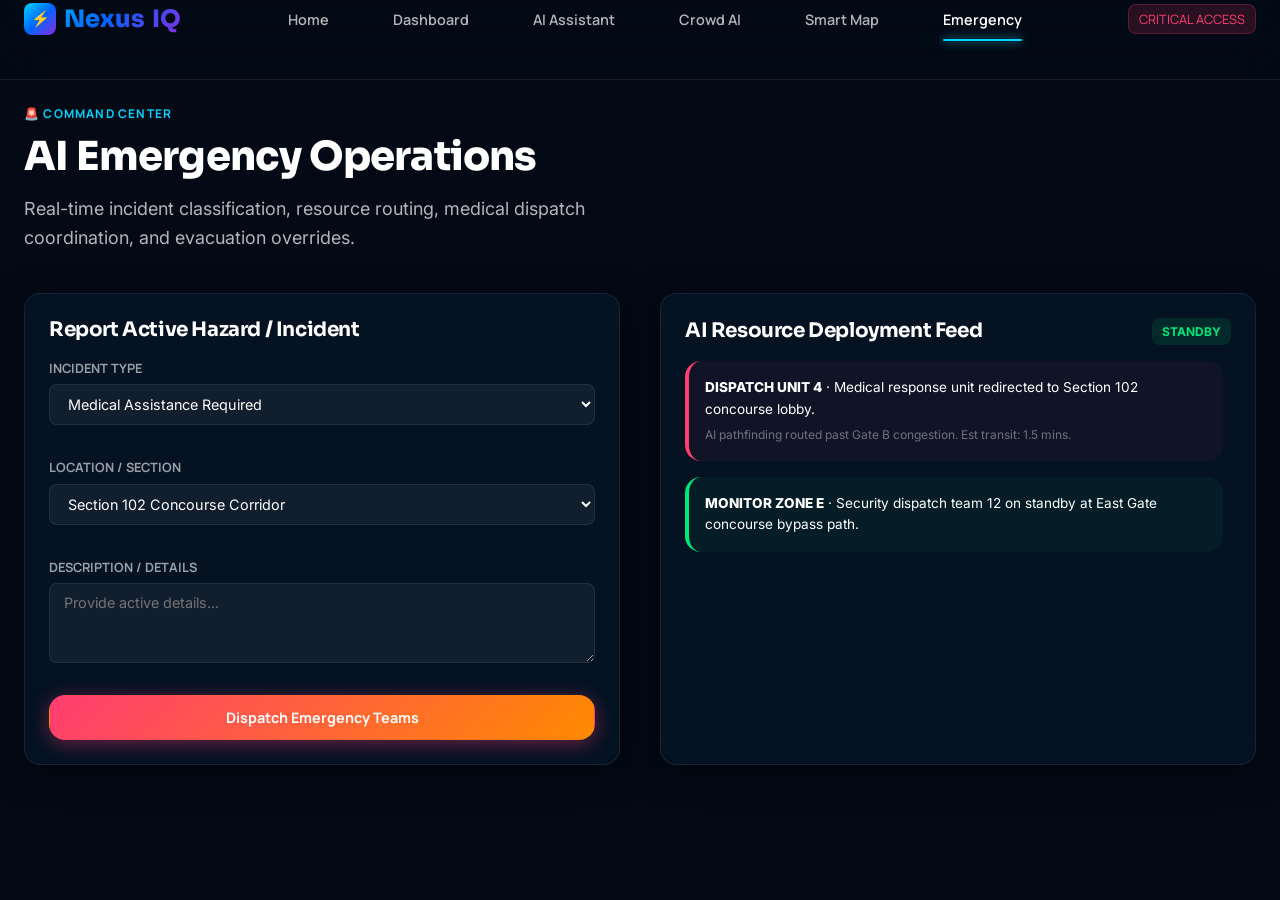
<file: emergency.html>
<!DOCTYPE html>
<html lang="en">
<head>
  <meta charset="UTF-8">
  <meta name="viewport" content="width=device-width, initial-scale=1.0">
  <title>NexusIQ — Emergency Command Center</title>
  <link rel="stylesheet" href="style.css">
  <link rel="icon" href="data:image/svg+xml,<svg xmlns='http://www.w3.org/2000/svg' viewBox='0 0 100 100'><text y='.9em' font-size='90'>🚨</text></svg>">
</head>
<body>

  <!-- ==========================================
       NAVBAR
       ========================================== -->
  <nav class="navbar" id="navbar">
    <div class="container">
      <div class="nav-inner">
        <a href="index.html" class="nav-logo">
          <div class="logo-symbol"></div>
          Nexus<span>IQ</span>
        </a>
        <div class="nav-links">
          <a href="index.html" class="nav-link">Home</a>
          <a href="dashboard.html" class="nav-link">Dashboard</a>
          <a href="ai-assistant.html" class="nav-link">AI Assistant</a>
          <a href="crowd-intelligence.html" class="nav-link">Crowd AI</a>
          <a href="navigation.html" class="nav-link">Smart Map</a>
          <a href="emergency.html" class="nav-link active">Emergency</a>
        </div>
        <div class="nav-actions">
          <span style="font-family: var(--font-ui); font-size: 0.8rem; background: rgba(255, 61, 113, 0.15); color: var(--coral-red); padding: 4px 10px; border-radius: var(--radius-sm); border: 1px solid rgba(255, 61, 113, 0.25);">CRITICAL ACCESS</span>
        </div>
      </div>
    </div>
  </nav>

  <!-- ==========================================
       MAIN CONTAINER
       ========================================== -->
  <main class="container" style="margin-top: 100px; padding-bottom: 50px;">
    
    <header class="reveal" style="margin-bottom: var(--space-xl);">
      <span class="section-label">🚨 COMMAND CENTER</span>
      <h1 class="hero-title" style="font-size: 2.5rem;">AI Emergency Operations</h1>
      <p class="hero-subtitle">Real-time incident classification, resource routing, medical dispatch coordination, and evacuation overrides.</p>
    </header>

    <div class="grid-2 reveal">
      
      <!-- Incident reporting panel -->
      <div class="glass-panel" style="padding: var(--space-lg); display: flex; flex-direction: column; gap: var(--space-md);">
        <h3 style="font-family: var(--font-heading); font-size: 1.25rem;">Report Active Hazard / Incident</h3>
        
        <div class="form-group">
          <label class="form-label" for="incidentType">Incident Type</label>
          <select id="incidentType" class="form-select">
            <option value="medical">Medical Assistance Required</option>
            <option value="hazard">Hazard / Blocked Passage</option>
            <option value="fire">Fire / Electrical Smoke</option>
            <option value="security">Security Threat / Crowd Surge</option>
          </select>
        </div>

        <div class="form-group">
          <label class="form-label" for="incidentLoc">Location / Section</label>
          <select id="incidentLoc" class="form-select">
            <option value="sec_102">Section 102 Concourse Corridor</option>
            <option value="gate_b">Gate B Entrance Area</option>
            <option value="east_lobby">East Lobby Elevator Hall</option>
          </select>
        </div>

        <div class="form-group">
          <label class="form-label" for="incidentNotes">Description / Details</label>
          <textarea id="incidentNotes" class="form-input" style="min-height: 80px; resize: vertical;" placeholder="Provide active details..."></textarea>
        </div>

        <button class="btn btn-primary" id="btnReportIncident" style="background: var(--fire-gradient); box-shadow: 0 4px 20px rgba(255, 61, 113, 0.4);">Dispatch Emergency Teams</button>
      </div>

      <!-- Live Resource Tracker / AI Dispatch recommendations -->
      <div class="glass-panel" style="padding: var(--space-lg); display: flex; flex-direction: column; gap: var(--space-md);">
        <div class="flex justify-between items-center">
          <h3 style="font-family: var(--font-heading); font-size: 1.25rem;">AI Resource Deployment Feed</h3>
          <span style="background: rgba(0, 232, 122, 0.1); color: var(--emerald); padding: 4px 10px; border-radius: var(--radius-sm); font-size: 0.75rem; font-weight: 700;">STANDBY</span>
        </div>

        <div class="alert-feed" id="dispatchFeed">
          <div class="alert-item severity-high">
            <div>
              <span style="font-weight: 800; text-transform: uppercase;">DISPATCH UNIT 4</span> · Medical response unit redirected to Section 102 concourse lobby.
              <div style="margin-top: 5px; font-size: 0.75rem; color: rgba(255,255,255,0.4);">AI pathfinding routed past Gate B congestion. Est transit: 1.5 mins.</div>
            </div>
          </div>
          <div class="alert-item severity-low">
            <div>
              <span style="font-weight: 800; text-transform: uppercase;">MONITOR ZONE E</span> · Security dispatch team 12 on standby at East Gate concourse bypass path.
            </div>
          </div>
        </div>
      </div>
      
    </div>

  </main>

  <script src="app.js"></script>
  <script>
    const btnReport = document.getElementById('btnReportIncident');
    const dispatchFeed = document.getElementById('dispatchFeed');

    if (btnReport) {
      btnReport.addEventListener('click', () => {
        const type = document.getElementById('incidentType').value;
        const loc = document.getElementById('incidentLoc').value;
        const notes = document.getElementById('incidentNotes').value.trim() || 'No active details provided';

        const newAlert = document.createElement('div');
        newAlert.className = 'alert-item severity-high';
        newAlert.innerHTML = `
          <div>
            <span style="font-weight: 800; text-transform: uppercase;">ACTIVE INCIDENT DISPATCH</span> · ${type.toUpperCase()} reported at ${loc.toUpperCase()}.
            <div style="margin-top: 5px; font-size: 0.75rem; color: rgba(255,255,255,0.4);">Details: ${notes}. Dispatching response unit. Rerouting local signage.</div>
          </div>
        `;
        dispatchFeed.prepend(newAlert);
        document.getElementById('incidentNotes').value = '';
        alert('Emergency incident reported. Local field responders have been dispatched.');
      });
    }
  </script>
</body>
</html>
</file>
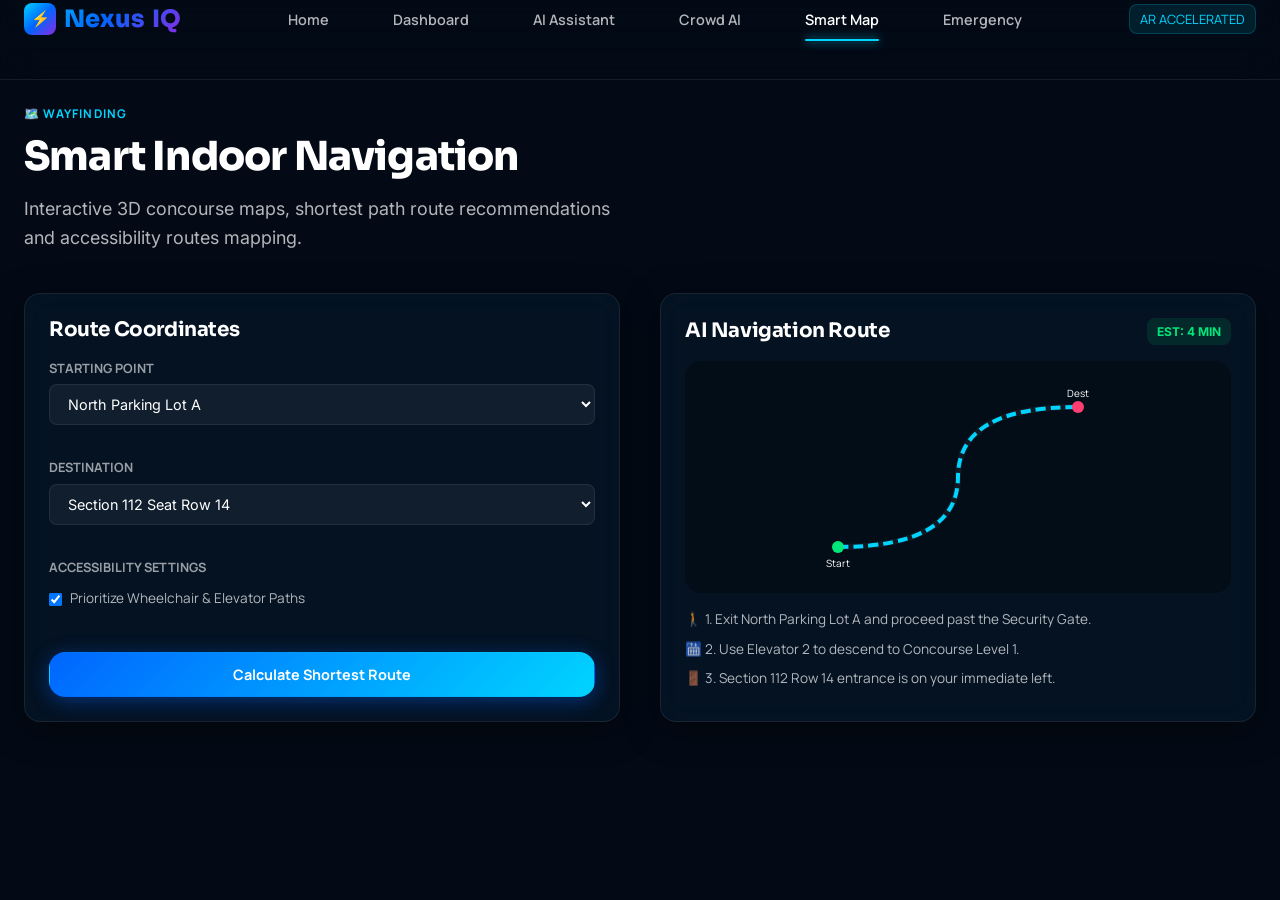
<file: navigation.html>
<!DOCTYPE html>
<html lang="en">
<head>
  <meta charset="UTF-8">
  <meta name="viewport" content="width=device-width, initial-scale=1.0">
  <title>NexusIQ — Smart Indoor Navigation & AR Map</title>
  <link rel="stylesheet" href="style.css">
  <link rel="icon" href="data:image/svg+xml,<svg xmlns='http://www.w3.org/2000/svg' viewBox='0 0 100 100'><text y='.9em' font-size='90'>🗺️</text></svg>">
</head>
<body>

  <!-- ==========================================
       NAVBAR
       ========================================== -->
  <nav class="navbar" id="navbar">
    <div class="container">
      <div class="nav-inner">
        <a href="index.html" class="nav-logo">
          <div class="logo-symbol"></div>
          Nexus<span>IQ</span>
        </a>
        <div class="nav-links">
          <a href="index.html" class="nav-link">Home</a>
          <a href="dashboard.html" class="nav-link">Dashboard</a>
          <a href="ai-assistant.html" class="nav-link">AI Assistant</a>
          <a href="crowd-intelligence.html" class="nav-link">Crowd AI</a>
          <a href="navigation.html" class="nav-link active">Smart Map</a>
          <a href="emergency.html" class="nav-link">Emergency</a>
        </div>
        <div class="nav-actions">
          <span style="font-family: var(--font-ui); font-size: 0.8rem; background: rgba(0, 212, 255, 0.1); color: var(--fifa-cyan); padding: 4px 10px; border-radius: var(--radius-sm); border: 1px solid rgba(0, 212, 255, 0.2);">AR ACCELERATED</span>
        </div>
      </div>
    </div>
  </nav>

  <!-- ==========================================
       MAIN CONTAINER
       ========================================== -->
  <main class="container" style="margin-top: 100px; padding-bottom: 50px;">
    
    <header class="reveal" style="margin-bottom: var(--space-xl);">
      <span class="section-label">🗺️ WAYFINDING</span>
      <h1 class="hero-title" style="font-size: 2.5rem;">Smart Indoor Navigation</h1>
      <p class="hero-subtitle">Interactive 3D concourse maps, shortest path route recommendations and accessibility routes mapping.</p>
    </header>

    <div class="grid-2 reveal">
      
      <!-- Interactive Navigation Input Map -->
      <div class="glass-panel" style="padding: var(--space-lg); display: flex; flex-direction: column; gap: var(--space-md);">
        <h3 style="font-family: var(--font-heading); font-size: 1.25rem;">Route Coordinates</h3>
        
        <div class="form-group">
          <label class="form-label" for="fromLoc">Starting Point</label>
          <select id="fromLoc" class="form-select">
            <option value="parking">North Parking Lot A</option>
            <option value="gate_b">Gate B Entrance Lobby</option>
            <option value="section_108">Section 108 Concourse Corridor</option>
          </select>
        </div>

        <div class="form-group">
          <label class="form-label" for="toLoc">Destination</label>
          <select id="toLoc" class="form-select">
            <option value="section_112">Section 112 Seat Row 14</option>
            <option value="food_1">Burger Arena (Food Stall)</option>
            <option value="toilet_north">Restroom (North Concourse)</option>
          </select>
        </div>

        <div class="form-group">
          <label class="form-label">Accessibility Settings</label>
          <label style="display: flex; align-items: center; gap: 8px; margin-top: 5px; font-family: var(--font-ui); font-size: 0.85rem; color: rgba(255,255,255,0.7); cursor: pointer;">
            <input type="checkbox" id="chkWheelchair" checked> Prioritize Wheelchair & Elevator Paths
          </label>
        </div>

        <button class="btn btn-primary" id="btnCalculateRoute" style="margin-top: 10px;">Calculate Shortest Route</button>
      </div>

      <!-- Navigation Output Map representation -->
      <div class="glass-panel" style="padding: var(--space-lg); display: flex; flex-direction: column; gap: var(--space-md);">
        <div class="flex justify-between items-center">
          <h3 style="font-family: var(--font-heading); font-size: 1.25rem;">AI Navigation Route</h3>
          <span id="routeTimeBadge" style="background: rgba(0, 232, 122, 0.1); color: var(--emerald); padding: 4px 10px; border-radius: var(--radius-sm); font-size: 0.75rem; font-weight: 700;">EST: 4 MIN</span>
        </div>

        <div style="background: rgba(0,0,0,0.3); border-radius: var(--radius-md); padding: var(--space-md); min-height: 220px; display: flex; align-items: center; justify-content: center; position: relative;">
          <!-- SVG layout mapping paths -->
          <svg viewBox="0 0 300 200" style="width: 100%; height: auto; max-height: 200px;">
            <!-- Background paths -->
            <path d="M 30 170 Q 150 170 150 100 T 270 30" fill="none" stroke="rgba(255,255,255,0.05)" stroke-width="6"/>
            <!-- Selected Route Highlight -->
            <path id="routeLine" d="M 30 170 Q 150 170 150 100 T 270 30" fill="none" stroke="var(--fifa-cyan)" stroke-width="4" stroke-dasharray="10,5" style="animation: strokeFlow 4s linear infinite;"/>
            
            <!-- Nodes -->
            <circle cx="30" cy="170" r="6" fill="var(--emerald)"/>
            <circle cx="270" cy="30" r="6" fill="var(--coral-red)"/>
            <text x="30" y="190" fill="#FFF" font-family="var(--font-ui)" font-size="10" text-anchor="middle">Start</text>
            <text x="270" y="20" fill="#FFF" font-family="var(--font-ui)" font-size="10" text-anchor="middle">Dest</text>
          </svg>
        </div>

        <!-- Directions List -->
        <div style="font-family: var(--font-ui); font-size: 0.85rem; color: rgba(255,255,255,0.7); display: flex; flex-direction: column; gap: 8px;" id="directionsList">
          <div>🚶 1. Exit North Parking Lot A and proceed past the Security Gate.</div>
          <div>🛗 2. Use Elevator 2 to descend to Concourse Level 1.</div>
          <div>🚪 3. Section 112 Row 14 entrance is on your immediate left.</div>
        </div>
      </div>
      
    </div>

  </main>

  <script src="app.js"></script>
  <script>
    const btnCalculateRoute = document.getElementById('btnCalculateRoute');
    const directionsList = document.getElementById('directionsList');
    const routeTimeBadge = document.getElementById('routeTimeBadge');
    const routeLine = document.getElementById('routeLine');

    if (btnCalculateRoute) {
      btnCalculateRoute.addEventListener('click', () => {
        const from = document.getElementById('fromLoc').value;
        const to = document.getElementById('toLoc').value;
        const isWheelchair = document.getElementById('chkWheelchair').checked;

        // Custom route path simulation
        if (isWheelchair) {
          routeLine.setAttribute('stroke', '#00D4FF'); // cyan
          routeTimeBadge.innerText = 'EST: 6 MIN (ACCESSIBLE)';
          directionsList.innerHTML = `
            <div>🚶 1. Head East from starting point.</div>
            <div>🛗 2. Take Elevator 4 (East Wall) to Concourse Level 1.</div>
            <div>♿ 3. Use the wheelchair ramp entrance at Section 112.</div>
          `;
        } else {
          routeLine.setAttribute('stroke', '#00E87A'); // green
          routeTimeBadge.innerText = 'EST: 3 MIN';
          directionsList.innerHTML = `
            <div>🚶 1. Exit start point towards Central Concourse.</div>
            <div>🪜 2. Take escalator 2 to level 1.</div>
            <div>🚪 3. Section 112 entrance is on your immediate left.</div>
          `;
        }
      });
    }
  </script>
</body>
</html>
</file>
<file: style.css>
@import url('https://fonts.googleapis.com/css2?family=Inter:wght@300;400;500;600;700&family=Manrope:wght@400;500;600;700;800&family=Sora:wght@400;500;600;700;800&display=swap');

/* ==========================================
   DESIGN TOKENS & SYSTEMS
   ========================================== */
:root {
  --bg-dark: #030a16;
  --bg-deep: #071A2F;
  --bg-glass: rgba(7, 26, 47, 0.55);
  --bg-glass-light: rgba(255, 255, 255, 0.03);
  --bg-glass-hover: rgba(255, 255, 255, 0.08);
  
  /* Primary Colors */
  --primary: #0066FF;
  --primary-glow: rgba(0, 102, 255, 0.4);
  --primary-gradient: linear-gradient(135deg, #0066FF 0%, #00D4FF 100%);
  
  /* Accent Colors */
  --fifa-cyan: #00D4FF;
  --fifa-cyan-glow: rgba(0, 212, 255, 0.4);
  --electric-blue: #2979FF;
  --emerald: #00E87A;
  --emerald-glow: rgba(0, 232, 122, 0.3);
  --coral-red: #FF3D71;
  --coral-glow: rgba(255, 61, 113, 0.3);
  --gold: #FFC107;
  
  /* Gradients */
  --accent-gradient: linear-gradient(135deg, #00D4FF 0%, #0066FF 50%, #8A2BE2 100%);
  --emerald-gradient: linear-gradient(135deg, #00E87A 0%, #05c38b 100%);
  --fire-gradient: linear-gradient(135deg, #FF3D71 0%, #FF8A00 100%);
  --glass-gradient: linear-gradient(135deg, rgba(255, 255, 255, 0.05) 0%, rgba(255, 255, 255, 0.01) 100%);
  
  /* Border & Shadows */
  --border-glass: rgba(255, 255, 255, 0.08);
  --border-glass-active: rgba(0, 212, 255, 0.3);
  --shadow-premium: 0 8px 32px 0 rgba(0, 0, 0, 0.5);
  --shadow-neon: 0 0 20px rgba(0, 102, 255, 0.15);
  
  /* Typography */
  --font-heading: 'Sora', sans-serif;
  --font-body: 'Inter', sans-serif;
  --font-ui: 'Manrope', sans-serif;
  
  /* Layout Spacing */
  --space-xs: 0.5rem;
  --space-sm: 0.75rem;
  --space-md: 1rem;
  --space-lg: 1.5rem;
  --space-xl: 2.5rem;
  --space-xxl: 4rem;
  
  --radius-sm: 8px;
  --radius-md: 16px;
  --radius-lg: 24px;
  --radius-full: 9999px;
  
  --transition-smooth: all 0.3s cubic-bezier(0.25, 0.8, 0.25, 1);
  --transition-fast: all 0.15s ease;
  --transition-slow: all 0.6s cubic-bezier(0.16, 1, 0.3, 1);
}

/* ==========================================
   RESET & SYSTEM BASICS
   ========================================== */
*, *::before, *::after {
  box-sizing: border-box;
  margin: 0;
  padding: 0;
}

body {
  background-color: var(--bg-dark);
  color: #FFFFFF;
  font-family: var(--font-body);
  line-height: 1.6;
  overflow-x: hidden;
  -webkit-font-smoothing: antialiased;
}

/* Custom Scrollbar */
::-webkit-scrollbar {
  width: 8px;
  height: 8px;
}
::-webkit-scrollbar-track {
  background: var(--bg-dark);
}
::-webkit-scrollbar-thumb {
  background: rgba(255, 255, 255, 0.1);
  border-radius: var(--radius-full);
}
::-webkit-scrollbar-thumb:hover {
  background: var(--fifa-cyan-glow);
}

h1, h2, h3, h4, h5, h6 {
  font-family: var(--font-heading);
  font-weight: 700;
  letter-spacing: -0.02em;
  line-height: 1.2;
}

a {
  color: inherit;
  text-decoration: none;
  transition: var(--transition-fast);
}

/* Container */
.container {
  width: 100%;
  max-width: 1280px;
  margin: 0 auto;
  padding: 0 var(--space-lg);
}

/* ==========================================
   GLASSMORPHISM & PREMIUM UI
   ========================================== */
.glass-panel {
  background: var(--bg-glass);
  backdrop-filter: blur(16px);
  -webkit-backdrop-filter: blur(16px);
  border: 1px solid var(--border-glass);
  border-radius: var(--radius-md);
  box-shadow: var(--shadow-premium);
}

.glass-card {
  background: var(--glass-gradient);
  backdrop-filter: blur(12px);
  -webkit-backdrop-filter: blur(12px);
  border: 1px solid var(--border-glass);
  border-radius: var(--radius-md);
  padding: var(--space-lg);
  transition: var(--transition-smooth);
  position: relative;
  overflow: hidden;
}

.glass-card::before {
  content: '';
  position: absolute;
  top: 0;
  left: 0;
  width: 100%;
  height: 100%;
  background: linear-gradient(180deg, rgba(255,255,255,0.03) 0%, rgba(255,255,255,0) 100%);
  pointer-events: none;
}

.glass-card:hover {
  transform: translateY(-5px);
  border-color: var(--border-glass-active);
  box-shadow: 0 12px 40px 0 rgba(0, 212, 255, 0.1);
}

/* Glow Card Alternate */
.glow-card-emerald:hover {
  border-color: rgba(0, 232, 122, 0.4);
  box-shadow: 0 12px 40px 0 rgba(0, 232, 122, 0.15);
}
.glow-card-coral:hover {
  border-color: rgba(255, 61, 113, 0.4);
  box-shadow: 0 12px 40px 0 rgba(255, 61, 113, 0.15);
}

/* ==========================================
   NAVBAR
   ========================================== */
.navbar {
  position: fixed;
  top: 0;
  left: 0;
  right: 0;
  height: 80px;
  z-index: 1000;
  background: rgba(3, 10, 22, 0.7);
  backdrop-filter: blur(20px);
  -webkit-backdrop-filter: blur(20px);
  border-bottom: 1px solid var(--border-glass);
  transition: var(--transition-smooth);
}

.navbar.scrolled {
  height: 70px;
  background: rgba(3, 10, 22, 0.85);
  box-shadow: 0 10px 30px rgba(0, 0, 0, 0.3);
}

.nav-inner {
  display: flex;
  justify-content: space-between;
  align-items: center;
  height: 100%;
}

.nav-logo {
  display: flex;
  align-items: center;
  gap: var(--space-xs);
  font-family: var(--font-heading);
  font-size: 1.5rem;
  font-weight: 800;
  background: var(--accent-gradient);
  -webkit-background-clip: text;
  -webkit-text-fill-color: transparent;
  background-clip: text;
}

.logo-symbol {
  width: 32px;
  height: 32px;
  background: var(--accent-gradient);
  border-radius: 8px;
  position: relative;
  display: flex;
  align-items: center;
  justify-content: center;
  -webkit-text-fill-color: initial;
}

.logo-symbol::after {
  content: '⚡';
  font-size: 0.95rem;
  color: var(--bg-dark);
}

.nav-links {
  display: flex;
  gap: var(--space-xl);
}

.nav-link {
  font-family: var(--font-ui);
  font-size: 0.9rem;
  font-weight: 600;
  color: rgba(255, 255, 255, 0.7);
  padding: 6px 12px;
  border-radius: var(--radius-sm);
  position: relative;
}

.nav-link:hover, .nav-link.active {
  color: #FFFFFF;
}

.nav-link.active::after {
  content: '';
  position: absolute;
  bottom: -4px;
  left: 12px;
  right: 12px;
  height: 2px;
  background: var(--fifa-cyan);
  border-radius: var(--radius-full);
  box-shadow: 0 0 10px var(--fifa-cyan);
}

.nav-actions {
  display: flex;
  align-items: center;
  gap: var(--space-md);
}

/* Hamburger menu */
.hamburger {
  display: none;
  background: none;
  border: none;
  cursor: pointer;
  padding: var(--space-xs);
  flex-direction: column;
  gap: 6px;
}

.hamburger span {
  display: block;
  width: 24px;
  height: 2px;
  background: #FFF;
  transition: var(--transition-smooth);
}

/* Mobile Menu Panel */
.mobile-menu {
  position: fixed;
  top: 0;
  right: -300px;
  width: 300px;
  height: 100vh;
  background: var(--bg-deep);
  border-left: 1px solid var(--border-glass);
  backdrop-filter: blur(20px);
  z-index: 1100;
  padding: var(--space-xl) var(--space-lg);
  display: flex;
  flex-direction: column;
  gap: var(--space-lg);
  transition: var(--transition-slow);
  box-shadow: var(--shadow-premium);
}

.mobile-menu.open {
  right: 0;
}

.mobile-menu-close {
  align-self: flex-end;
  background: none;
  border: none;
  color: #FFF;
  font-size: 1.5rem;
  cursor: pointer;
}

/* ==========================================
   BUTTONS
   ========================================== */
.btn {
  display: inline-flex;
  align-items: center;
  justify-content: center;
  font-family: var(--font-ui);
  font-size: 0.9rem;
  font-weight: 700;
  padding: 12px 24px;
  border-radius: var(--radius-md);
  cursor: pointer;
  transition: var(--transition-smooth);
  border: 1px solid transparent;
  gap: 8px;
}

.btn-primary {
  background: var(--primary-gradient);
  color: #FFFFFF;
  box-shadow: 0 4px 20px rgba(0, 102, 255, 0.4);
}

.btn-primary:hover {
  transform: translateY(-2px);
  box-shadow: 0 8px 25px rgba(0, 212, 255, 0.5);
}

.btn-secondary {
  background: var(--bg-glass-light);
  color: #FFFFFF;
  border-color: var(--border-glass);
}

.btn-secondary:hover {
  background: var(--bg-glass-hover);
  border-color: var(--border-glass-active);
  transform: translateY(-2px);
}

.btn-glow {
  background: transparent;
  color: var(--fifa-cyan);
  border-color: var(--fifa-cyan);
  box-shadow: 0 0 15px rgba(0, 212, 255, 0.1);
}

.btn-glow:hover {
  background: rgba(0, 212, 255, 0.1);
  box-shadow: 0 0 25px rgba(0, 212, 255, 0.35);
  transform: translateY(-2px);
}

.btn-sm {
  padding: 8px 16px;
  font-size: 0.825rem;
}

.btn-lg {
  padding: 16px 32px;
  font-size: 1rem;
}

/* ==========================================
   HERO / LANDING SPECIFICS
   ========================================== */
.hero {
  position: relative;
  min-height: 100vh;
  padding-top: 120px;
  display: flex;
  align-items: center;
  justify-content: center;
  overflow: hidden;
}

/* Background Canvas Overlay */
#hero-canvas {
  position: absolute;
  top: 0;
  left: 0;
  width: 100%;
  height: 100%;
  z-index: 1;
  pointer-events: none;
}

.hero-gradient-overlay {
  position: absolute;
  top: 0;
  left: 0;
  width: 100%;
  height: 100%;
  background: 
    radial-gradient(circle at 10% 20%, rgba(0, 102, 255, 0.15) 0%, transparent 50%),
    radial-gradient(circle at 90% 80%, rgba(0, 212, 255, 0.12) 0%, transparent 50%),
    radial-gradient(circle at 50% 50%, rgba(3, 10, 22, 0.4) 0%, var(--bg-dark) 100%);
  z-index: 0;
  pointer-events: none;
}

.hero-grid-pattern {
  position: absolute;
  top: 0;
  left: 0;
  width: 100%;
  height: 100%;
  background-image: 
    linear-gradient(rgba(255, 255, 255, 0.02) 1px, transparent 1px),
    linear-gradient(90deg, rgba(255, 255, 255, 0.02) 1px, transparent 1px);
  background-size: 40px 40px;
  z-index: 0;
  mask-image: radial-gradient(circle at 50% 50%, black, transparent 80%);
  -webkit-mask-image: radial-gradient(circle at 50% 50%, black, transparent 80%);
  pointer-events: none;
}

.hero-row {
  display: grid;
  grid-template-columns: 1.2fr 0.8fr;
  gap: var(--space-xxl);
  align-items: center;
  position: relative;
  z-index: 2;
}

.hero-content {
  display: flex;
  flex-direction: column;
  align-items: flex-start;
}

.hero-badge {
  display: inline-flex;
  align-items: center;
  gap: 8px;
  padding: 6px 16px;
  background: rgba(0, 212, 255, 0.08);
  border: 1px solid rgba(0, 212, 255, 0.2);
  border-radius: var(--radius-full);
  font-family: var(--font-ui);
  font-size: 0.8rem;
  font-weight: 700;
  color: var(--fifa-cyan);
  text-transform: uppercase;
  letter-spacing: 0.05em;
  margin-bottom: var(--space-lg);
  box-shadow: 0 0 15px rgba(0, 212, 255, 0.05);
}

.hero-badge .pulse-dot {
  width: 6px;
  height: 6px;
  background: var(--fifa-cyan);
  border-radius: 50%;
  animation: pulse 1.5s infinite;
}

.gradient-text {
  background: var(--accent-gradient);
  -webkit-background-clip: text;
  -webkit-text-fill-color: transparent;
  background-clip: text;
}

.hero-title {
  font-size: 3.5rem;
  font-weight: 800;
  line-height: 1.1;
  margin-bottom: var(--space-md);
}

.hero-subtitle {
  font-size: 1.125rem;
  color: rgba(255, 255, 255, 0.7);
  margin-bottom: var(--space-xl);
  max-width: 600px;
}

.hero-actions {
  display: flex;
  gap: var(--space-md);
  margin-bottom: var(--space-xxl);
}

.hero-stats {
  display: flex;
  gap: var(--space-xxl);
  width: 100%;
}

.stat-item {
  display: flex;
  flex-direction: column;
}

.stat-value {
  font-family: var(--font-heading);
  font-size: 2.25rem;
  font-weight: 800;
  background: var(--primary-gradient);
  -webkit-background-clip: text;
  -webkit-text-fill-color: transparent;
  background-clip: text;
}

.stat-label {
  font-family: var(--font-ui);
  font-size: 0.8rem;
  font-weight: 600;
  color: rgba(255, 255, 255, 0.5);
  text-transform: uppercase;
  letter-spacing: 0.05em;
  margin-top: 4px;
}

.hero-visual {
  display: flex;
  justify-content: center;
  perspective: 1000px;
}

/* Hero 3D Card */
.hero-3d-card {
  width: 100%;
  max-width: 420px;
  background: linear-gradient(135deg, rgba(255,255,255,0.08) 0%, rgba(255,255,255,0.02) 100%);
  border: 1px solid var(--border-glass);
  border-radius: var(--radius-lg);
  padding: var(--space-xl);
  box-shadow: var(--shadow-premium);
  transform-style: preserve-3d;
  transition: transform 0.15s ease-out;
  position: relative;
}

.hero-3d-card::after {
  content: '';
  position: absolute;
  inset: -1px;
  border-radius: var(--radius-lg);
  background: var(--accent-gradient);
  -webkit-mask: 
    linear-gradient(#fff 0 0) content-box, 
    linear-gradient(#fff 0 0);
  -webkit-mask-composite: xor;
  mask-composite: exclude;
  pointer-events: none;
  opacity: 0.3;
}

/* ==========================================
   SECTIONS
   ========================================== */
.section {
  padding: var(--space-xxl) 0;
  position: relative;
}

.section-label {
  display: inline-flex;
  align-items: center;
  gap: 8px;
  font-family: var(--font-ui);
  font-size: 0.75rem;
  font-weight: 700;
  text-transform: uppercase;
  letter-spacing: 0.1em;
  color: var(--fifa-cyan);
  margin-bottom: var(--space-sm);
}

.section-title {
  font-size: 2.5rem;
  font-weight: 800;
  margin-bottom: var(--space-sm);
}

.section-subtitle {
  font-size: 1rem;
  color: rgba(255, 255, 255, 0.6);
  max-width: 600px;
  margin-bottom: var(--space-xl);
}

/* Grid Layouts */
.grid-2 {
  display: grid;
  grid-template-columns: repeat(2, 1fr);
  gap: var(--space-xl);
}

.grid-3 {
  display: grid;
  grid-template-columns: repeat(3, 1fr);
  gap: var(--space-xl);
}

.grid-4 {
  display: grid;
  grid-template-columns: repeat(4, 1fr);
  gap: var(--space-lg);
}

.text-center {
  text-align: center;
}

.flex {
  display: flex;
}

.justify-between {
  justify-content: space-between;
}

.items-center {
  align-items: center;
}

/* ==========================================
   FEATURE CARDS
   ========================================== */
.feature-card {
  height: 100%;
  display: flex;
  flex-direction: column;
  align-items: flex-start;
  gap: var(--space-md);
  position: relative;
}

.feature-icon-wrapper {
  width: 48px;
  height: 48px;
  border-radius: 12px;
  display: flex;
  align-items: center;
  justify-content: center;
  font-size: 1.5rem;
  background: rgba(0, 102, 255, 0.1);
  border: 1px solid rgba(0, 102, 255, 0.2);
  margin-bottom: var(--space-xs);
  transition: var(--transition-smooth);
}

.feature-card:hover .feature-icon-wrapper {
  background: var(--primary);
  color: #FFF;
  box-shadow: 0 0 15px var(--primary-glow);
}

.feature-card.emerald-card .feature-icon-wrapper {
  background: rgba(0, 232, 122, 0.1);
  border-color: rgba(0, 232, 122, 0.2);
}
.feature-card.emerald-card:hover .feature-icon-wrapper {
  background: var(--emerald);
  box-shadow: 0 0 15px var(--emerald-glow);
}

.feature-card.coral-card .feature-icon-wrapper {
  background: rgba(255, 61, 113, 0.1);
  border-color: rgba(255, 61, 113, 0.2);
}
.feature-card.coral-card:hover .feature-icon-wrapper {
  background: var(--coral-red);
  box-shadow: 0 0 15px var(--coral-glow);
}

.feature-card-title {
  font-size: 1.15rem;
  font-weight: 700;
}

.feature-card-desc {
  font-size: 0.875rem;
  color: rgba(255, 255, 255, 0.6);
  line-height: 1.6;
}

/* ==========================================
   INTERACTIVE DEMO (CHATBOT INLINE)
   ========================================== */
.demo-chat-container {
  height: 450px;
  display: flex;
  flex-direction: column;
}

.demo-chat-header {
  padding: var(--space-md) var(--space-lg);
  border-bottom: 1px solid var(--border-glass);
  display: flex;
  align-items: center;
  justify-content: space-between;
  background: rgba(255, 255, 255, 0.02);
}

.demo-chat-botinfo {
  display: flex;
  align-items: center;
  gap: 12px;
}

.bot-avatar {
  width: 38px;
  height: 38px;
  background: var(--primary-gradient);
  border-radius: 50%;
  display: flex;
  align-items: center;
  justify-content: center;
  font-size: 1.1rem;
  position: relative;
}

.bot-avatar::after {
  content: '';
  position: absolute;
  bottom: 0;
  right: 0;
  width: 10px;
  height: 10px;
  background: var(--emerald);
  border: 2px solid var(--bg-deep);
  border-radius: 50%;
}

.bot-title {
  font-family: var(--font-heading);
  font-size: 0.95rem;
  font-weight: 700;
}

.bot-status {
  font-family: var(--font-ui);
  font-size: 0.72rem;
  color: rgba(255, 255, 255, 0.5);
}

.demo-chat-messages {
  flex: 1;
  overflow-y: auto;
  padding: var(--space-lg);
  display: flex;
  flex-direction: column;
  gap: var(--space-md);
}

.chat-bubble {
  max-width: 75%;
  padding: var(--space-md) var(--space-lg);
  border-radius: 18px;
  font-size: 0.875rem;
  line-height: 1.5;
  animation: slideUp 0.3s cubic-bezier(0.25, 0.8, 0.25, 1);
}

.chat-bubble.bot {
  background: var(--bg-glass-light);
  border: 1px solid var(--border-glass);
  border-top-left-radius: 4px;
  color: rgba(255, 255, 255, 0.95);
  align-self: flex-start;
}

.chat-bubble.user {
  background: var(--primary-gradient);
  border-top-right-radius: 4px;
  color: #FFFFFF;
  align-self: flex-end;
}

.demo-chat-input-area {
  padding: var(--space-md);
  border-top: 1px solid var(--border-glass);
  display: flex;
  gap: var(--space-sm);
  background: rgba(255, 255, 255, 0.01);
}

.demo-chat-input {
  flex: 1;
  background: rgba(255, 255, 255, 0.05);
  border: 1px solid var(--border-glass);
  border-radius: var(--radius-full);
  color: #FFFFFF;
  padding: 10px 20px;
  font-family: var(--font-body);
  font-size: 0.875rem;
  outline: none;
  transition: var(--transition-fast);
}

.demo-chat-input:focus {
  border-color: var(--fifa-cyan-glow);
  box-shadow: 0 0 10px rgba(0, 212, 255, 0.15);
  background: rgba(255, 255, 255, 0.08);
}

/* ==========================================
   TECHNOLOGY STACK GRID
   ========================================== */
.tech-badge-container {
  display: flex;
  flex-wrap: wrap;
  justify-content: center;
  gap: var(--space-md);
}

.tech-badge {
  display: flex;
  align-items: center;
  gap: 8px;
  background: var(--bg-glass-light);
  border: 1px solid var(--border-glass);
  border-radius: var(--radius-md);
  padding: 10px 18px;
  font-family: var(--font-ui);
  font-size: 0.825rem;
  font-weight: 700;
  transition: var(--transition-smooth);
}

.tech-badge:hover {
  background: rgba(255, 255, 255, 0.08);
  border-color: var(--border-glass-active);
  transform: scale(1.05);
}

/* ==========================================
   SYSTEM ARCHITECTURE SVG FLOW
   ========================================== */
.arch-diagram-wrapper {
  width: 100%;
  display: flex;
  justify-content: center;
  align-items: center;
  padding: var(--space-xl) 0;
}

.arch-node {
  transition: var(--transition-smooth);
}

.arch-node:hover {
  filter: brightness(1.2);
}

.arch-flow-line {
  stroke-dasharray: 8, 8;
  animation: strokeFlow 4s linear infinite;
}

/* ==========================================
   ROADMAP / TIMELINE
   ========================================== */
.roadmap-container {
  position: relative;
  display: flex;
  flex-direction: column;
  gap: var(--space-xl);
  padding: var(--space-xl) 0;
}

.roadmap-line {
  position: absolute;
  left: 24px;
  top: 0;
  bottom: 0;
  width: 2px;
  background: linear-gradient(180deg, var(--fifa-cyan) 0%, var(--primary) 50%, rgba(255,255,255,0.05) 100%);
}

.roadmap-step {
  display: flex;
  gap: var(--space-lg);
  position: relative;
}

.roadmap-dot {
  width: 50px;
  height: 50px;
  border-radius: 50%;
  background: var(--bg-deep);
  border: 2px solid var(--border-glass);
  display: flex;
  align-items: center;
  justify-content: center;
  font-family: var(--font-heading);
  font-weight: 700;
  color: var(--fifa-cyan);
  z-index: 2;
  box-shadow: var(--shadow-premium);
  transition: var(--transition-smooth);
}

.roadmap-step:hover .roadmap-dot {
  border-color: var(--fifa-cyan);
  box-shadow: 0 0 15px var(--fifa-cyan-glow);
  transform: scale(1.1);
}

.roadmap-content {
  flex: 1;
}

/* ==========================================
   FOOTER
   ========================================== */
.footer {
  background: #02060f;
  border-top: 1px solid var(--border-glass);
  padding: var(--space-xxl) 0 var(--space-xl) 0;
  color: rgba(255, 255, 255, 0.6);
}

.footer-grid {
  display: grid;
  grid-template-columns: 1.5fr repeat(3, 1fr);
  gap: var(--space-xxl);
  margin-bottom: var(--space-xxl);
}

.footer-logo {
  font-size: 1.5rem;
  font-weight: 800;
  color: #FFF;
  margin-bottom: var(--space-md);
}

.footer-desc {
  font-size: 0.875rem;
  line-height: 1.7;
  max-width: 320px;
}

.footer-links-col {
  display: flex;
  flex-direction: column;
  gap: var(--space-sm);
}

.footer-links-title {
  font-family: var(--font-heading);
  font-weight: 700;
  font-size: 0.95rem;
  color: #FFF;
  margin-bottom: var(--space-xs);
}

.footer-link {
  font-size: 0.875rem;
  color: rgba(255, 255, 255, 0.6);
}

.footer-link:hover {
  color: var(--fifa-cyan);
  transform: translateX(4px);
}

.footer-bottom {
  border-top: 1px solid rgba(255, 255, 255, 0.05);
  padding-top: var(--space-lg);
  display: flex;
  justify-content: space-between;
  align-items: center;
  font-size: 0.8rem;
  color: rgba(255, 255, 255, 0.4);
}

.social-links {
  display: flex;
  gap: var(--space-sm);
}

.social-btn {
  width: 36px;
  height: 36px;
  border-radius: 50%;
  background: var(--bg-glass-light);
  border: 1px solid var(--border-glass);
  display: flex;
  align-items: center;
  justify-content: center;
  transition: var(--transition-fast);
}

.social-btn:hover {
  background: var(--bg-glass-hover);
  border-color: var(--border-glass-active);
  transform: translateY(-2px);
}

/* ==========================================
   ANIMATIONS KEYFRAMES
   ========================================== */
@keyframes pulse {
  0% {
    transform: scale(0.9);
    box-shadow: 0 0 0 0 rgba(0, 212, 255, 0.7);
  }
  70% {
    transform: scale(1);
    box-shadow: 0 0 0 10px rgba(0, 212, 255, 0);
  }
  100% {
    transform: scale(0.9);
    box-shadow: 0 0 0 0 rgba(0, 212, 255, 0);
  }
}

@keyframes slideUp {
  from {
    opacity: 0;
    transform: translateY(20px);
  }
  to {
    opacity: 1;
    transform: translateY(0);
  }
}

@keyframes float {
  0% {
    transform: translateY(0px);
  }
  50% {
    transform: translateY(-10px);
  }
  100% {
    transform: translateY(0px);
  }
}

@keyframes strokeFlow {
  to {
    stroke-dashoffset: -20;
  }
}

.animate-float-1 { animation: float 6s ease-in-out infinite; }
.animate-float-2 { animation: float 8s ease-in-out infinite 1s; }
.animate-float-3 { animation: float 7s ease-in-out infinite 2s; }

/* Scroll Reveal classes */
.reveal {
  opacity: 0;
  transform: translateY(30px);
  transition: var(--transition-slow);
}

.reveal.active {
  opacity: 1;
  transform: translateY(0);
}

/* ==========================================
   DASHBOARD SPECIFICS
   ========================================== */
.metrics-grid {
  display: grid;
  grid-template-columns: repeat(auto-fit, minmax(220px, 1fr));
  gap: var(--space-lg);
}

.metric-card {
  padding: var(--space-lg);
  display: flex;
  flex-direction: column;
  position: relative;
}

.metric-title {
  font-family: var(--font-ui);
  font-size: 0.8rem;
  font-weight: 700;
  color: rgba(255, 255, 255, 0.5);
  text-transform: uppercase;
  letter-spacing: 0.05em;
  margin-bottom: var(--space-xs);
}

.metric-value {
  font-family: var(--font-heading);
  font-size: 2rem;
  font-weight: 800;
}

.metric-trend {
  font-family: var(--font-ui);
  font-size: 0.75rem;
  font-weight: 600;
  margin-top: 6px;
  display: flex;
  align-items: center;
  gap: 4px;
}

.trend-up { color: var(--emerald); }
.trend-down { color: var(--coral-red); }

/* Heatmap SVG */
.stadium-svg {
  width: 100%;
  height: auto;
  max-height: 400px;
}

.stadium-zone {
  transition: var(--transition-smooth);
  cursor: pointer;
}

.stadium-zone:hover {
  fill-opacity: 0.85;
  stroke: #FFF;
  stroke-width: 1.5;
}

/* Alert Feeds */
.alert-feed {
  display: flex;
  flex-direction: column;
  gap: var(--space-md);
  max-height: 380px;
  overflow-y: auto;
  padding-right: var(--space-xs);
}

.alert-item {
  display: flex;
  gap: var(--space-md);
  padding: var(--space-md);
  border-radius: var(--radius-md);
  background: rgba(255, 255, 255, 0.02);
  border-left: 4px solid var(--primary);
  font-size: 0.85rem;
}

.alert-item.severity-high {
  border-left-color: var(--coral-red);
  background: rgba(255, 61, 113, 0.05);
}

.alert-item.severity-medium {
  border-left-color: var(--gold);
  background: rgba(255, 193, 7, 0.05);
}

.alert-item.severity-low {
  border-left-color: var(--emerald);
  background: rgba(0, 232, 122, 0.05);
}

/* ==========================================
   AI ASSISTANT SPECIFICS
   ========================================== */
.assistant-container {
  height: calc(100vh - 120px);
  margin-top: 100px;
  display: grid;
  grid-template-columns: 300px 1fr;
  gap: var(--space-lg);
}

.assistant-sidebar {
  padding: var(--space-lg);
  display: flex;
  flex-direction: column;
  gap: var(--space-lg);
}

.assistant-main {
  display: flex;
  flex-direction: column;
  height: 100%;
}

.assistant-messages {
  flex: 1;
  overflow-y: auto;
  padding: var(--space-lg);
  display: flex;
  flex-direction: column;
  gap: var(--space-md);
}

.assistant-input-panel {
  padding: var(--space-lg);
  background: rgba(255, 255, 255, 0.02);
  border-top: 1px solid var(--border-glass);
}

.assistant-input-row {
  display: flex;
  gap: var(--space-md);
}

/* Form Controls */
.form-group {
  display: flex;
  flex-direction: column;
  gap: 6px;
  margin-bottom: var(--space-md);
}

.form-label {
  font-family: var(--font-ui);
  font-size: 0.8rem;
  font-weight: 700;
  color: rgba(255, 255, 255, 0.6);
  text-transform: uppercase;
}

.form-select, .form-input {
  background: rgba(255, 255, 255, 0.05);
  border: 1px solid var(--border-glass);
  border-radius: var(--radius-sm);
  color: #FFFFFF;
  padding: 10px 14px;
  font-family: var(--font-body);
  font-size: 0.9rem;
  outline: none;
  transition: var(--transition-fast);
}

.form-select:focus, .form-input:focus {
  border-color: var(--fifa-cyan-glow);
}

/* Chips / Shortcuts */
.chips-container {
  display: flex;
  flex-wrap: wrap;
  gap: var(--space-xs);
  margin-bottom: var(--space-md);
}

.chip-btn {
  background: var(--bg-glass-light);
  border: 1px solid var(--border-glass);
  border-radius: var(--radius-full);
  padding: 6px 14px;
  color: rgba(255, 255, 255, 0.8);
  font-family: var(--font-ui);
  font-size: 0.78rem;
  font-weight: 600;
  cursor: pointer;
  transition: var(--transition-fast);
}

.chip-btn:hover {
  background: var(--bg-glass-hover);
  border-color: var(--border-glass-active);
  color: #FFF;
}

/* ==========================================
   RESPONSIVENESS
   ========================================== */
@media (max-width: 1024px) {
  .hero-row {
    grid-template-columns: 1fr;
    gap: var(--space-xl);
  }
  .hero-visual {
    order: -1;
  }
  .hero-title {
    font-size: 2.75rem;
  }
  .grid-3 {
    grid-template-columns: repeat(2, 1fr);
  }
  .grid-4 {
    grid-template-columns: repeat(2, 1fr);
  }
  .footer-grid {
    grid-template-columns: 1fr repeat(2, 1fr);
  }
}

@media (max-width: 768px) {
  .nav-links, .nav-actions .btn-sm {
    display: none;
  }
  .hamburger {
    display: flex;
  }
  .hero-title {
    font-size: 2.25rem;
  }
  .hero-stats {
    flex-wrap: wrap;
    gap: var(--space-lg);
  }
  .grid-2, .grid-3, .grid-4 {
    grid-template-columns: 1fr;
  }
  .footer-grid {
    grid-template-columns: 1fr;
    gap: var(--space-xl);
  }
  .footer-bottom {
    flex-direction: column;
    gap: var(--space-md);
    text-align: center;
  }
  .assistant-container {
    grid-template-columns: 1fr;
    height: auto;
  }
  .assistant-sidebar {
    display: none; /* simple mobile fallback */
  }
}
</file>
